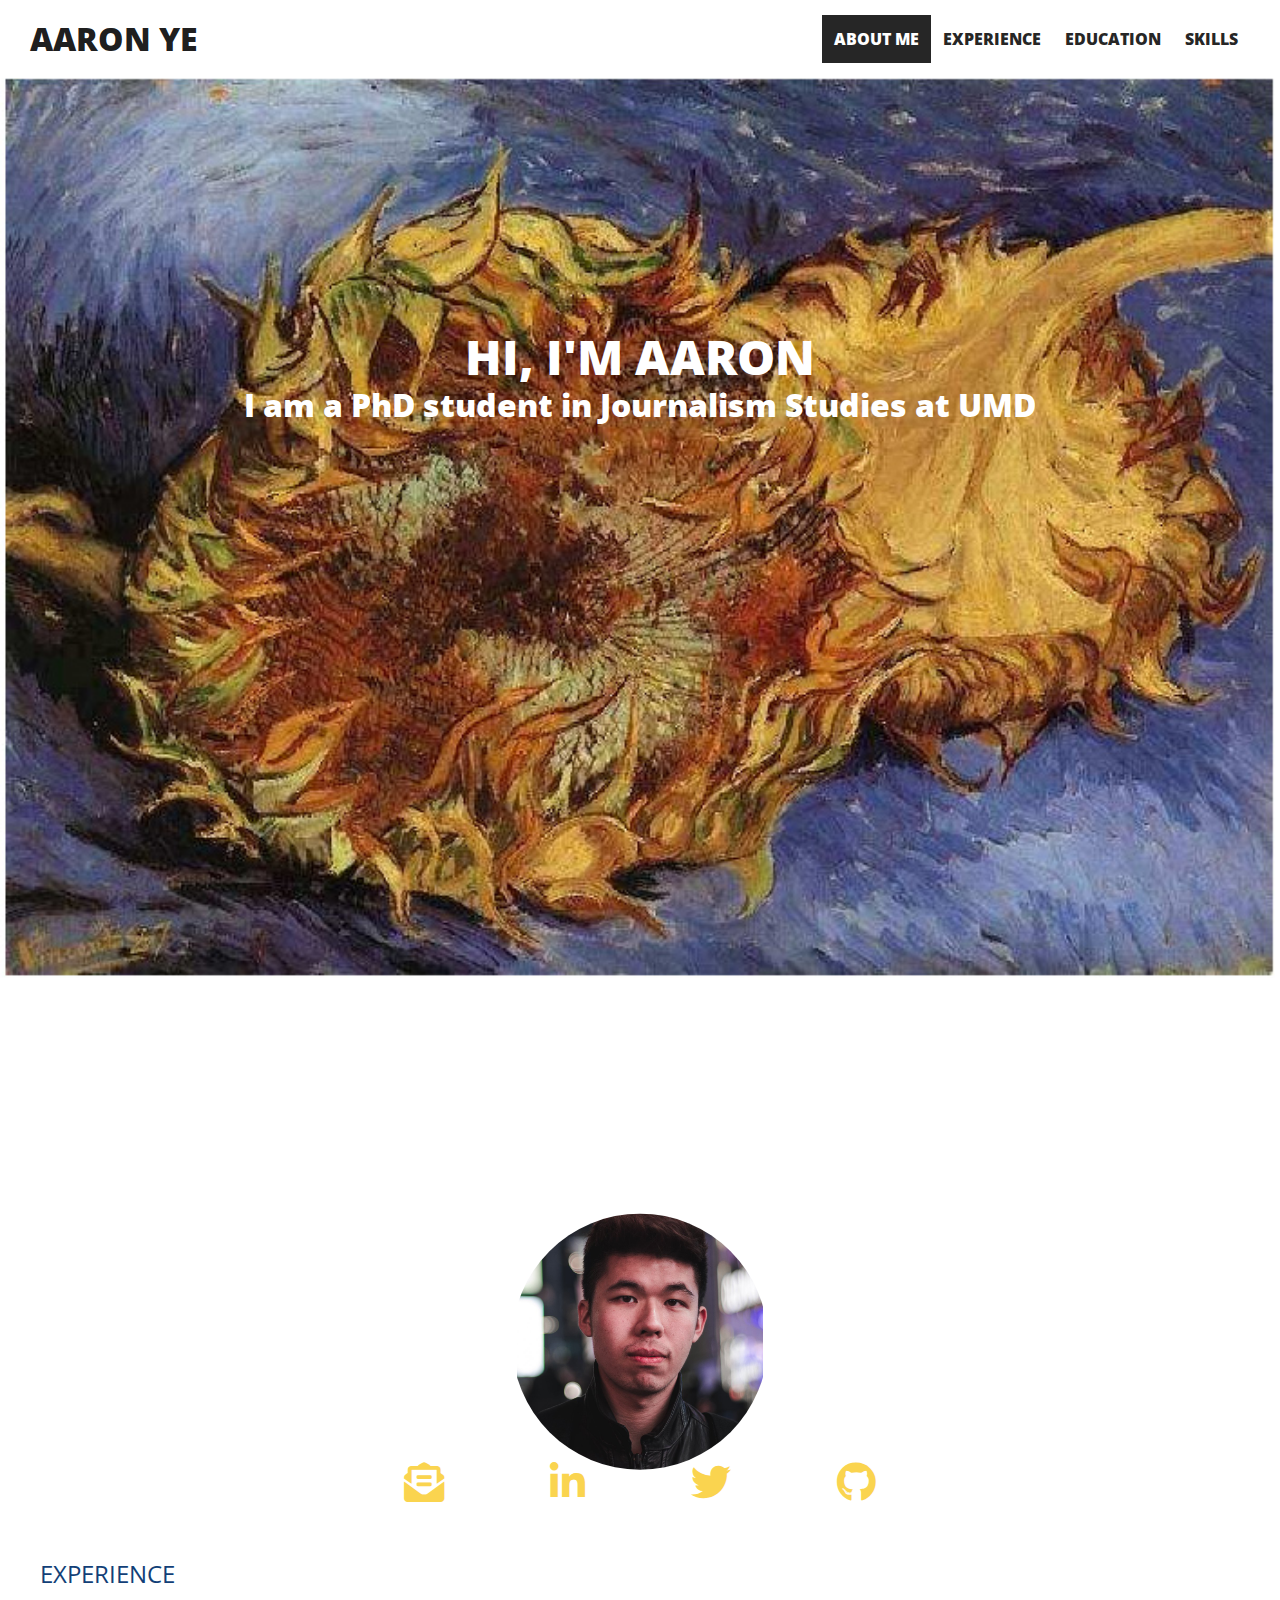
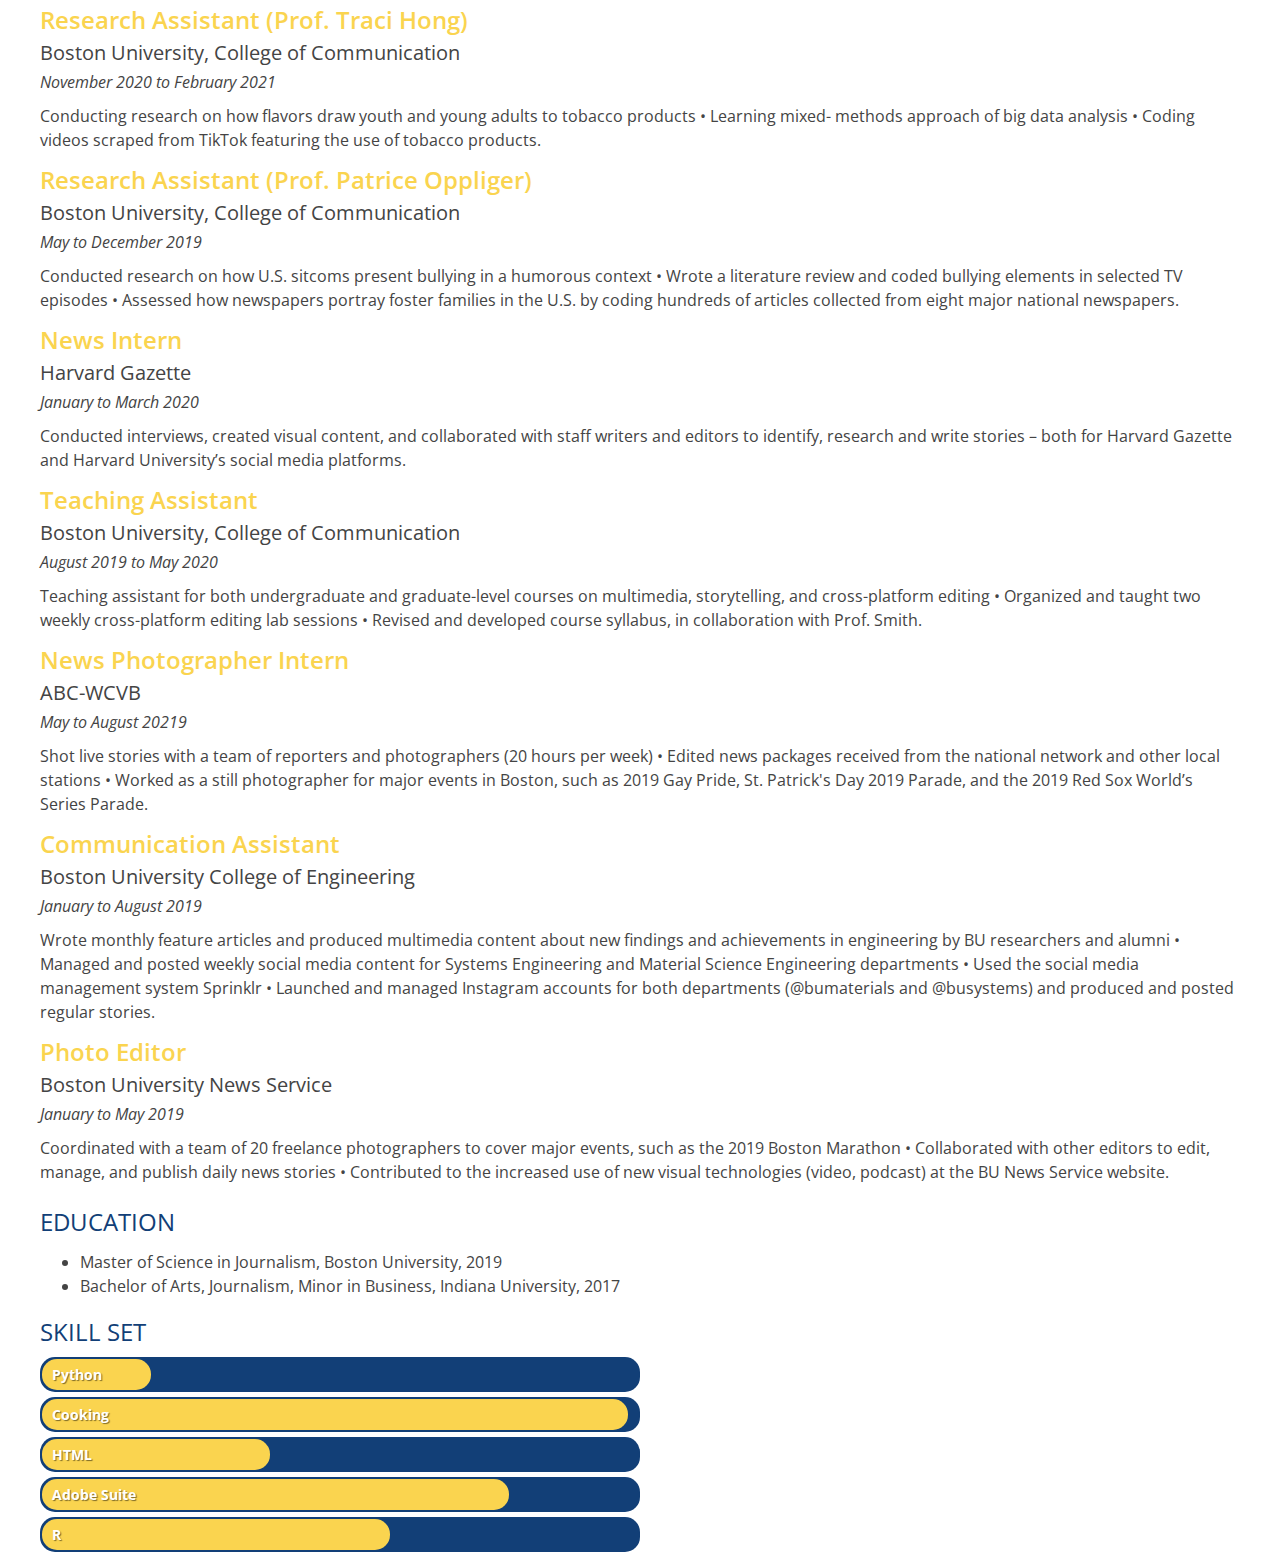
<file: Aaron-Ye-Resume/index.html>
<!DOCTYPE html>
<html lang="en">
<head>
  <meta charset="utf-8">
  <meta name="viewport" content="width=device-width, initial-scale=1, shrink-to-fit=no">
  <meta http-equiv="X-UA-Compatible" content="IE=edge">

  <title>Aaron Ye Resume</title>
  <meta name="description" content="Merrill College of Journalism, UMD">
  <meta name="author" content="Aaron Ye">

  <!-- Bootstrap CSS Style Sheet -->
<link rel="stylesheet" href="https://stackpath.bootstrapcdn.com/bootstrap/4.4.1/css/bootstrap.min.css" integrity="sha384-Vkoo8x4CGsO3+Hhxv8T/Q5PaXtkKtu6ug5TOeNV6gBiFeWPGFN9MuhOf23Q9Ifjh" crossorigin="anonymous">

  <title>Aaron Ye Resume</title>
  <link rel="preconnect" href="https://fonts.gstatic.com">
  <link href="https://fonts.googleapis.com/css2?family=Open+Sans:ital,wght@0,300;0,400;0,600;0,700;0,800;1,300;1,400;1,600;1,700;1,800&display=swap" rel="stylesheet">
  <link href="css/all.min.css" rel="stylesheet">
  <link href="css/fontawesome.min.css" rel="stylesheet">
  <link href="css/style.css" type="text/css" rel="stylesheet"/>
</head
<body>
  <!-- NavBar -->
  <nav class="navbar navbar-expand-lg navbar-light">
        <a class="navbar-brand" href="#">Aaron Ye</a>
        <button class="navbar-toggler" type="button" data-toggle="collapse" data-target="#navbarSupportedContent" aria-controls="navbarSupportedContent" aria-expanded="false" aria-label="Toggle navigation">
          <span class="navbar-toggler-icon"></span>
        </button>
        <div class="collapse navbar-collapse" id="navbarSupportedContent">
          <ul class="navbar-nav ml-lg-auto">
            <li class="nav-item active">
              <a class="nav-link" href="#">About Me<span class="sr-only">(current)</span></a>
            </li>
            <li class="nav-item">
              <a class="nav-link" href="#exp">Experience</a>
            </li>
            <li class="nav-item">
              <a class="nav-link" href="#degrees">Education</a>
            </li>
            <li class="nav-item">
              <a class="nav-link" href="#skills">Skills</a>
            </li>
          </ul>
        </div>
      </nav>


<!-- Banner-->
<section class="banner">
  <div class="intro">
    <div class="row">
      <div class="col">
        <h2>Hi, I'm Aaron</h2>
        <h3>I am a PhD student in Journalism Studies at UMD</h3>
      </div>
  </div>
  </div>
</section>

<!-- About Me Section-->
  <div class="myimage">
    <img src="ye.jpeg" class="avatar" alt="avatar" align="center">
  </div>





<!-- END of About Me Section-->

  <div id="container">

  <ul class="menu">
    <li><a href="https://mail.google.com/mail/u/1/#search/yaros?projector=1"><i class="fas fa-envelope-open-text fa-2x" style="color: #fad44f"></i></a></li>
    <li><a href="https://www.linkedin.com/in/yewenyou/"><i class="fab fa-linkedin-in fa-2x" style="color: #fad44f"></i></a></li>
    <li><a href="https://twitter.com/AaronYe20"><i class="fab fa-twitter fa-2x" style="color: #fad44f"></i></a></li>
    <li><a href="https://github.com/aaron-america"><i class="fab fa-github fa-2x" style="color: #fad44f"></i></a></li>
  </ul>


  <div class="sectionheader" id="exp">Experience</div>

  <!-- Jobs start here -->
  <!-- 1-->
  <div class="jobtitle">Research Assistant (Prof. Traci Hong)</div>
  <div class="organization">Boston University, College of Communication</div>
  <div class="date">November 2020 to February 2021</div>
  <p class="description">Conducting research on how flavors draw youth and young adults to tobacco products • Learning mixed- methods approach of big data analysis • Coding videos scraped from TikTok featuring the use of tobacco products.</p>

  <!-- 2-->
  <div class="jobtitle">Research Assistant (Prof. Patrice Oppliger)</div>
  <div class="organization">Boston University, College of Communication</div>
  <div class="date">May to December 2019</div>
  <p class="description">Conducted research on how U.S. sitcoms present bullying in a humorous context • Wrote a literature review and coded bullying elements in selected TV episodes • Assessed how newspapers portray foster families in the U.S. by coding hundreds of articles collected from eight major national newspapers.</p>

  <!-- 3 -->
  <div class="jobtitle">News Intern</div>
  <div class="organization">Harvard Gazette</div>
  <div class="date">January to March 2020</div>
  <p class="description">Conducted interviews, created visual content, and collaborated with staff writers and editors to identify, research and write stories – both for Harvard Gazette and Harvard University’s social media platforms. </p>

  <!-- 4 -->
  <div class="jobtitle">Teaching Assistant</div>
  <div class="organization">Boston University, College of Communication</div>
  <div class="date">August 2019 to May 2020</div>
  <p class="description">Teaching assistant for both undergraduate and graduate-level courses on multimedia, storytelling, and cross-platform editing • Organized and taught two weekly cross-platform editing lab sessions • Revised and developed course syllabus, in collaboration with Prof. Smith.</p>

    <!-- 5 -->
    <div class="jobtitle">News Photographer Intern</div>
    <div class="organization">ABC-WCVB</div>
    <div class="date">May to August 20219</div>
    <p class="description">Shot live stories with a team of reporters and photographers (20 hours per week) • Edited news packages received from the national network and other local stations • Worked as a still photographer for major events in Boston, such as 2019 Gay Pride, St. Patrick's Day 2019 Parade, and the 2019 Red Sox World’s Series Parade.</p>

    <!-- 6 -->
    <div class="jobtitle">Communication Assistant</div>
    <div class="organization">Boston University College of Engineering</div>
    <div class="date">January to August 2019</div>
    <p class="description">Wrote monthly feature articles and produced multimedia content about new findings and achievements in engineering by BU researchers and alumni • Managed and posted weekly social media content for Systems Engineering and Material Science Engineering departments •  Used the social media management system Sprinklr • Launched and managed Instagram accounts for both departments (@bumaterials and @busystems) and produced and posted regular stories.</p>

    <!-- 7 -->
    <div class="jobtitle">Photo Editor</div>
    <div class="organization">Boston University News Service</div>
    <div class="date">January to May 2019</div>
    <p class="description">Coordinated with a team of 20 freelance photographers to cover major events, such as the 2019 Boston Marathon • Collaborated with other editors to edit, manage, and publish daily news stories • Contributed to the increased use of new visual technologies (video, podcast) at the BU News Service website.</p>


  <!-- Education starts here -->
  <div class="sectionheader">Education</div>
  <ul id="degrees">
    <li>Master of Science in Journalism, Boston University, 2019</li>
    <li>Bachelor of Arts, Journalism, Minor in Business, Indiana University, 2017</li>
  </ul>

  <div class="skill" id="skills">
   <h1 class="sectionheader">Skill Set</h1>
   <div class="bar learning" data-skill="Python"></div>
   <div class="bar front expert" data-skill="Cooking"></div>
   <div class="bar back basic" data-skill="HTML"></div>
   <div class="bar front advanced" data-skill="Adobe Suite"></div>
   <div class="bar back intermediate" data-skill="R"></div>



 </div>


<!-- The End -->
</div>
  <!-- JS call-ins -->
  <script src="https://code.jquery.com/jquery-3.4.1.slim.min.js" integrity="sha384-J6qa4849blE2+poT4WnyKhv5vZF5SrPo0iEjwBvKU7imGFAV0wwj1yYfoRSJoZ+n" crossorigin="anonymous"></script>
  <script src="https://cdn.jsdelivr.net/npm/popper.js@1.16.0/dist/umd/popper.min.js" integrity="sha384-Q6E9RHvbIyZFJoft+2mJbHaEWldlvI9IOYy5n3zV9zzTtmI3UksdQRVvoxMfooAo" crossorigin="anonymous"></script>
  <script src="https://stackpath.bootstrapcdn.com/bootstrap/4.4.1/js/bootstrap.min.js" integrity="sha384-wfSDF2E50Y2D1uUdj0O3uMBJnjuUD4Ih7YwaYd1iqfktj0Uod8GCExl3Og8ifwB6" crossorigin="anonymous"></script>

</body>
</html>
</file>
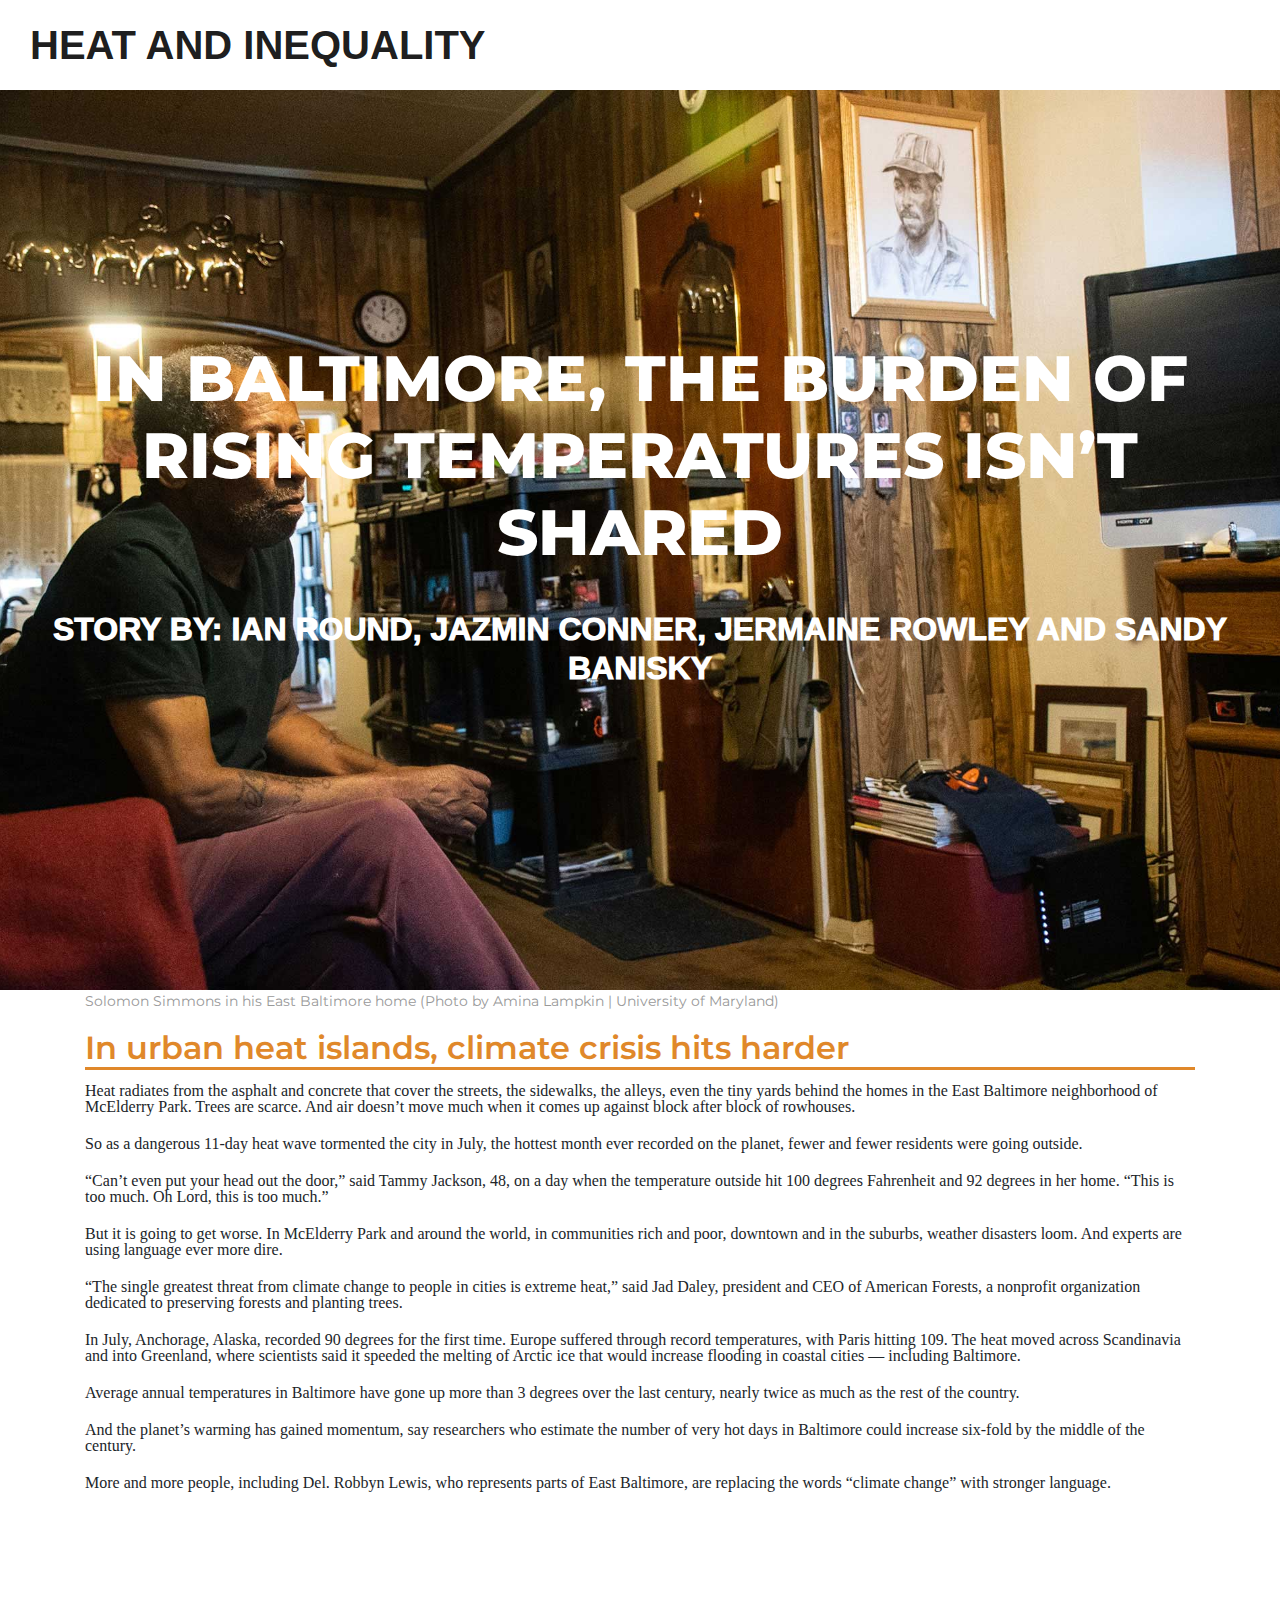
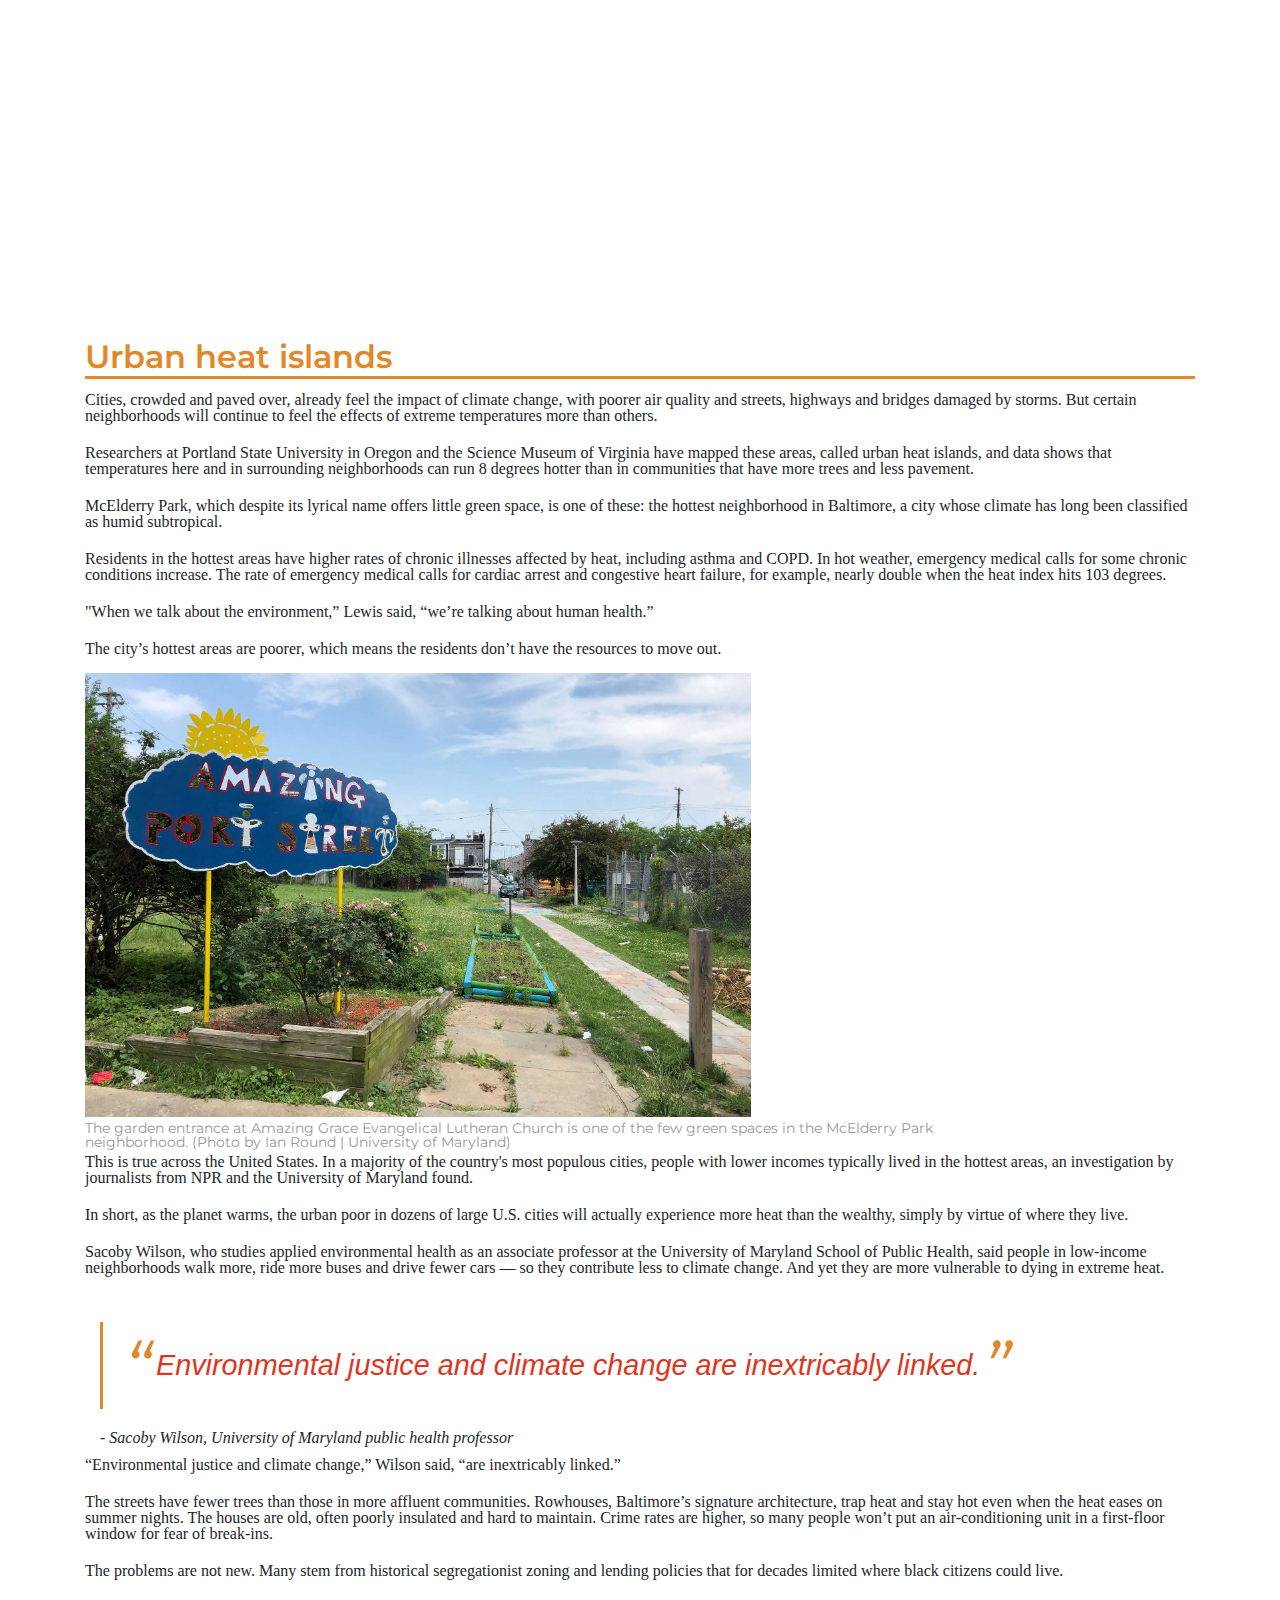
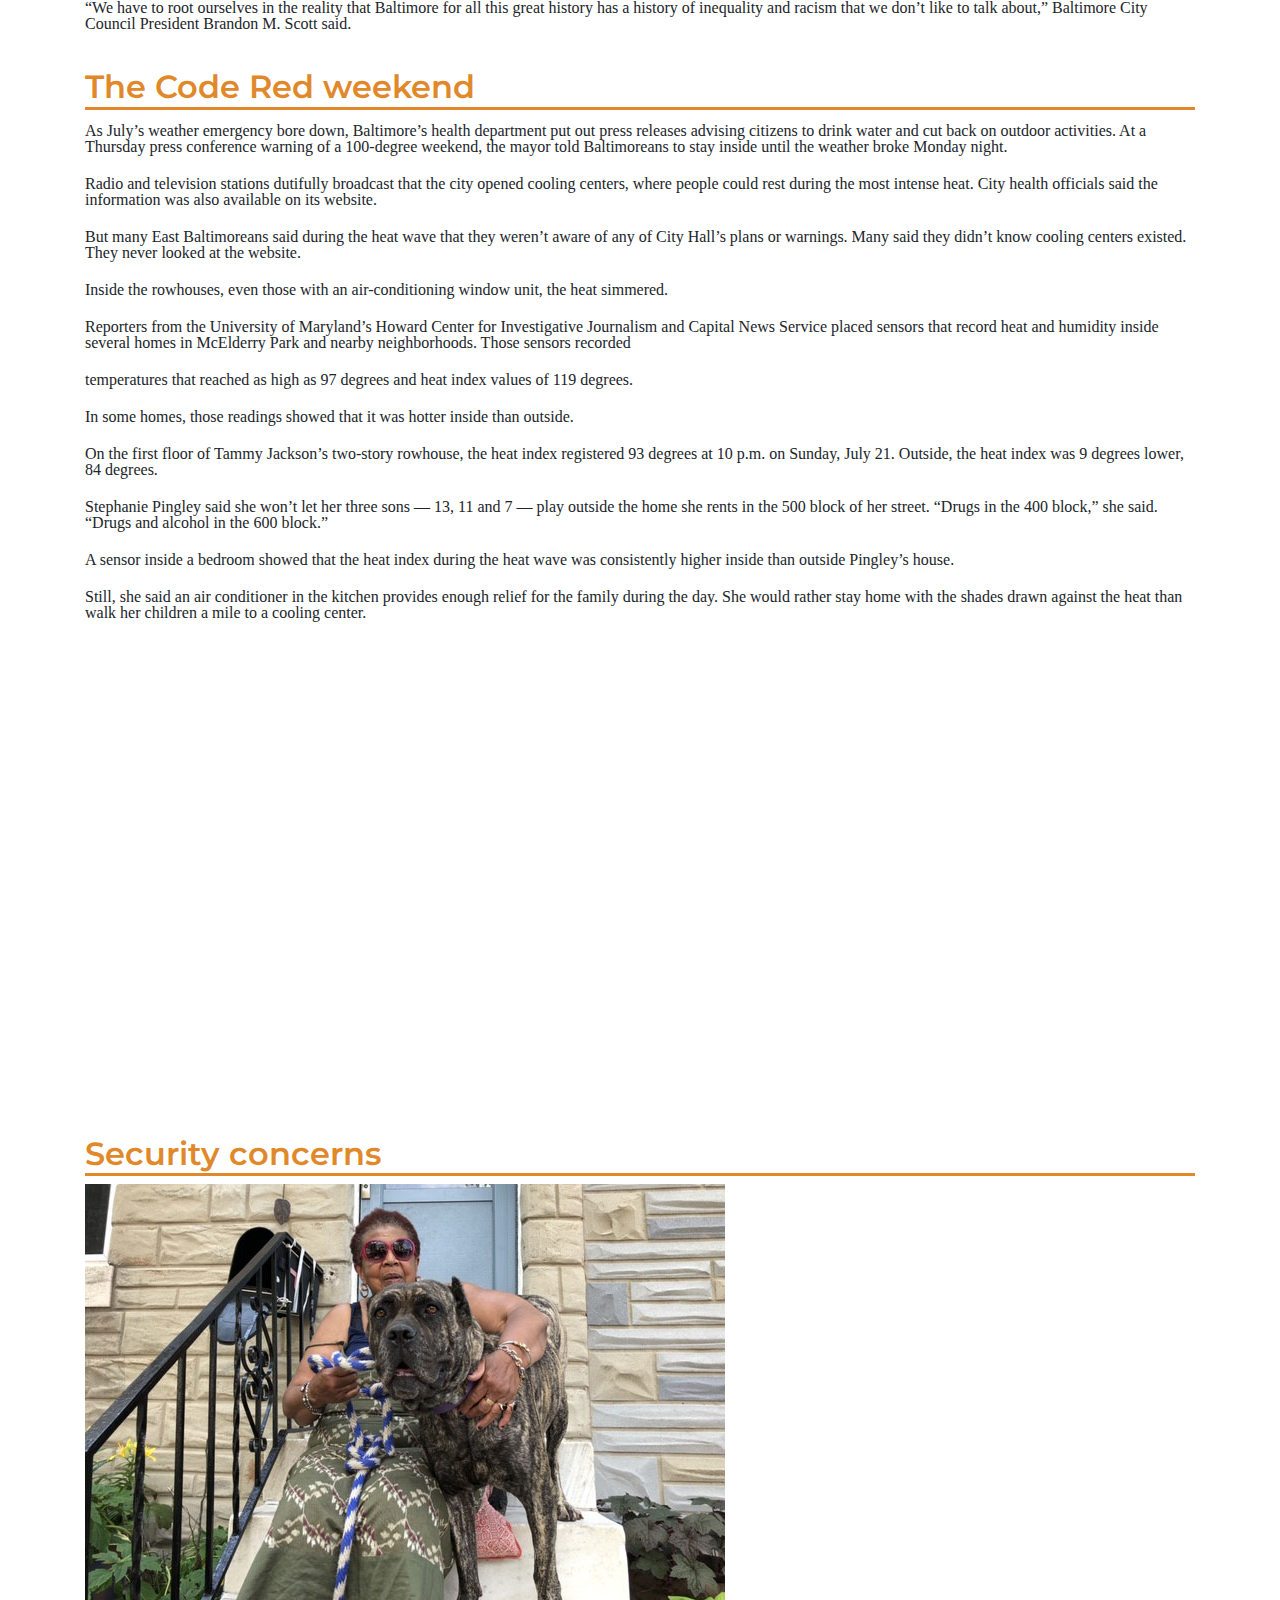
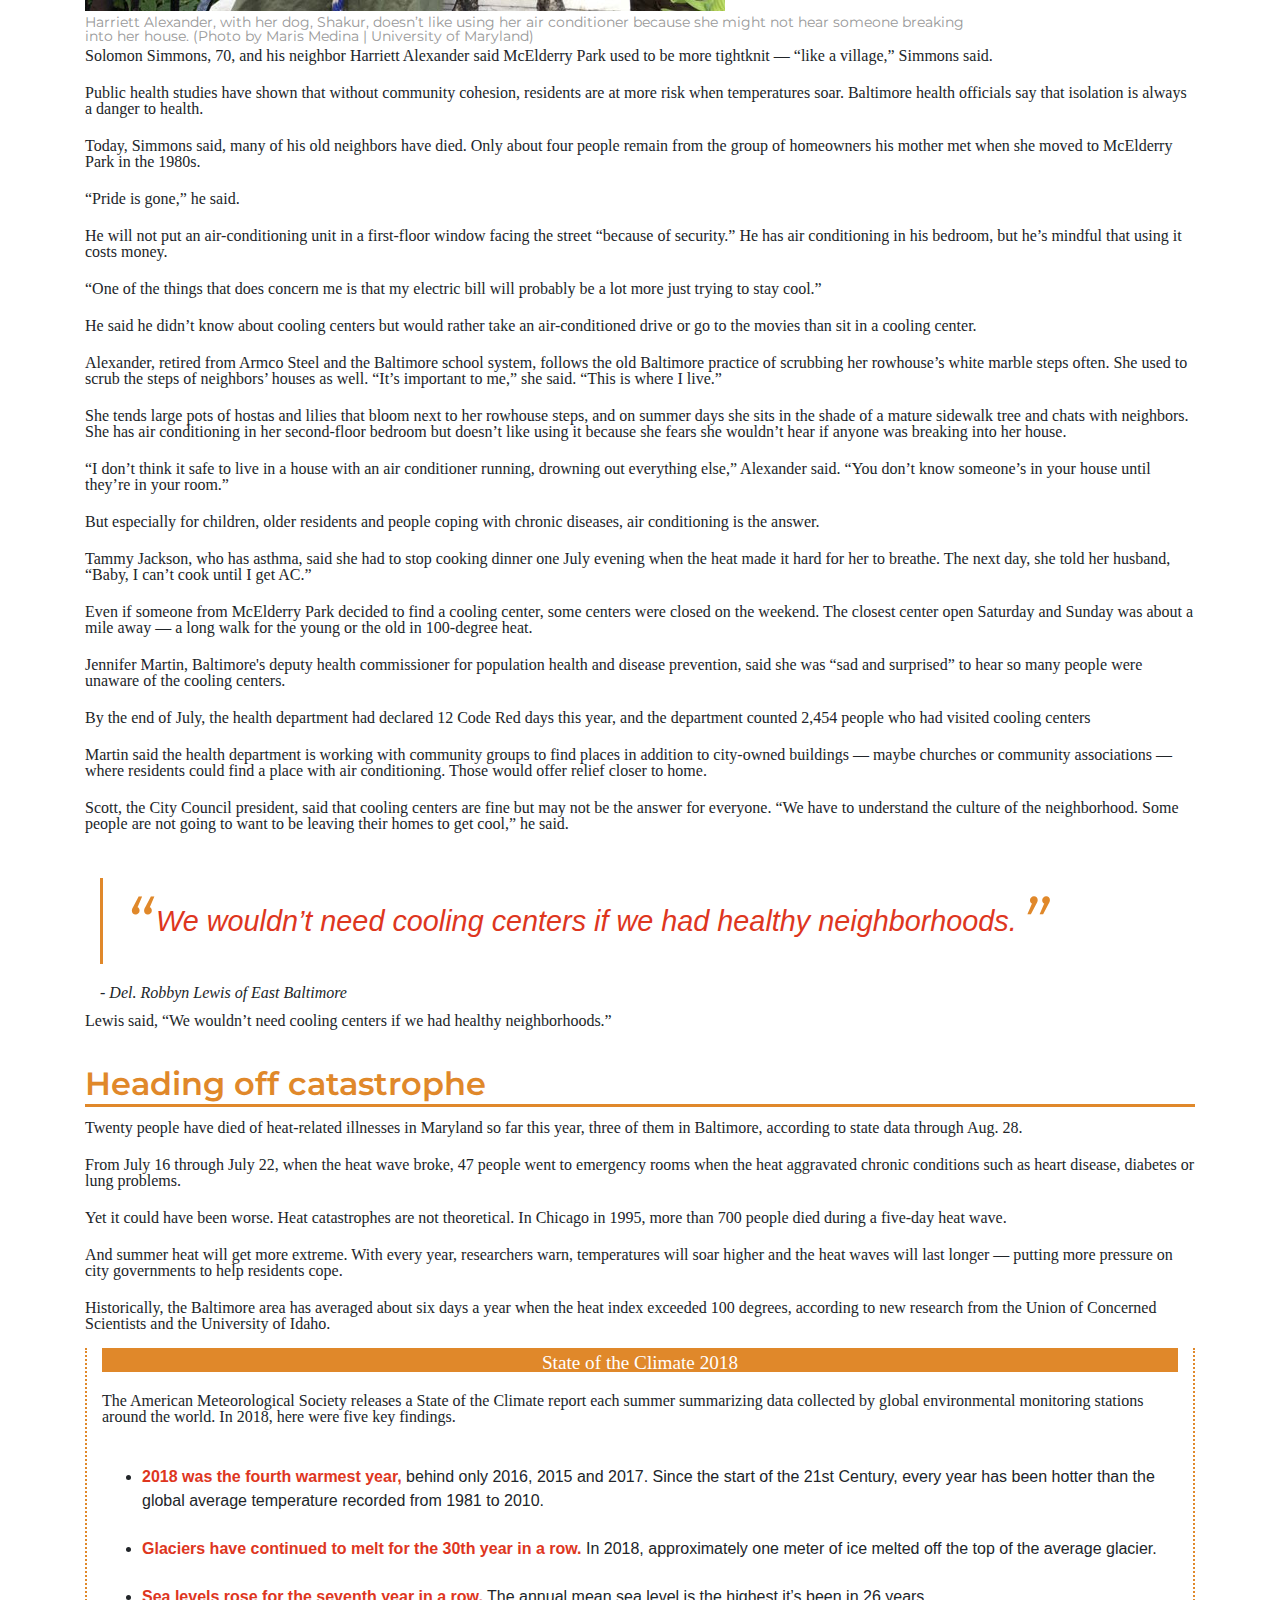
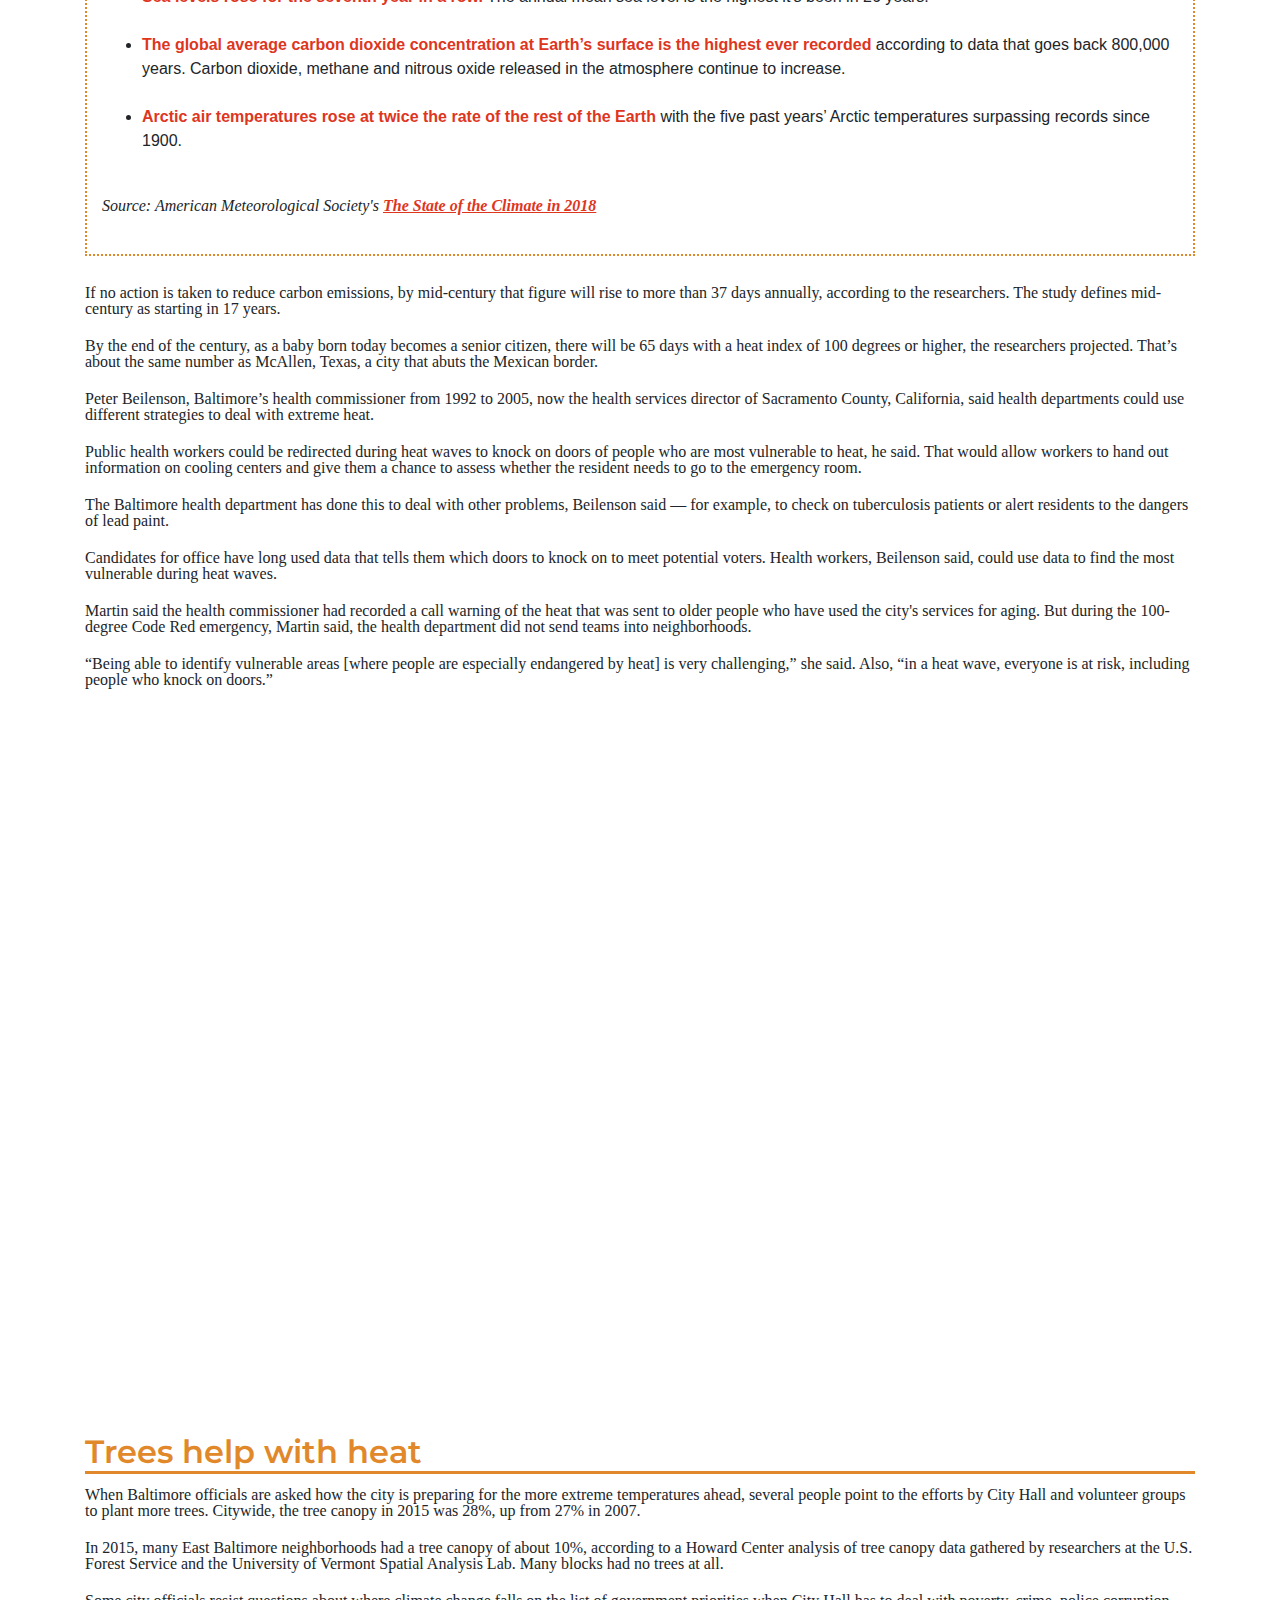
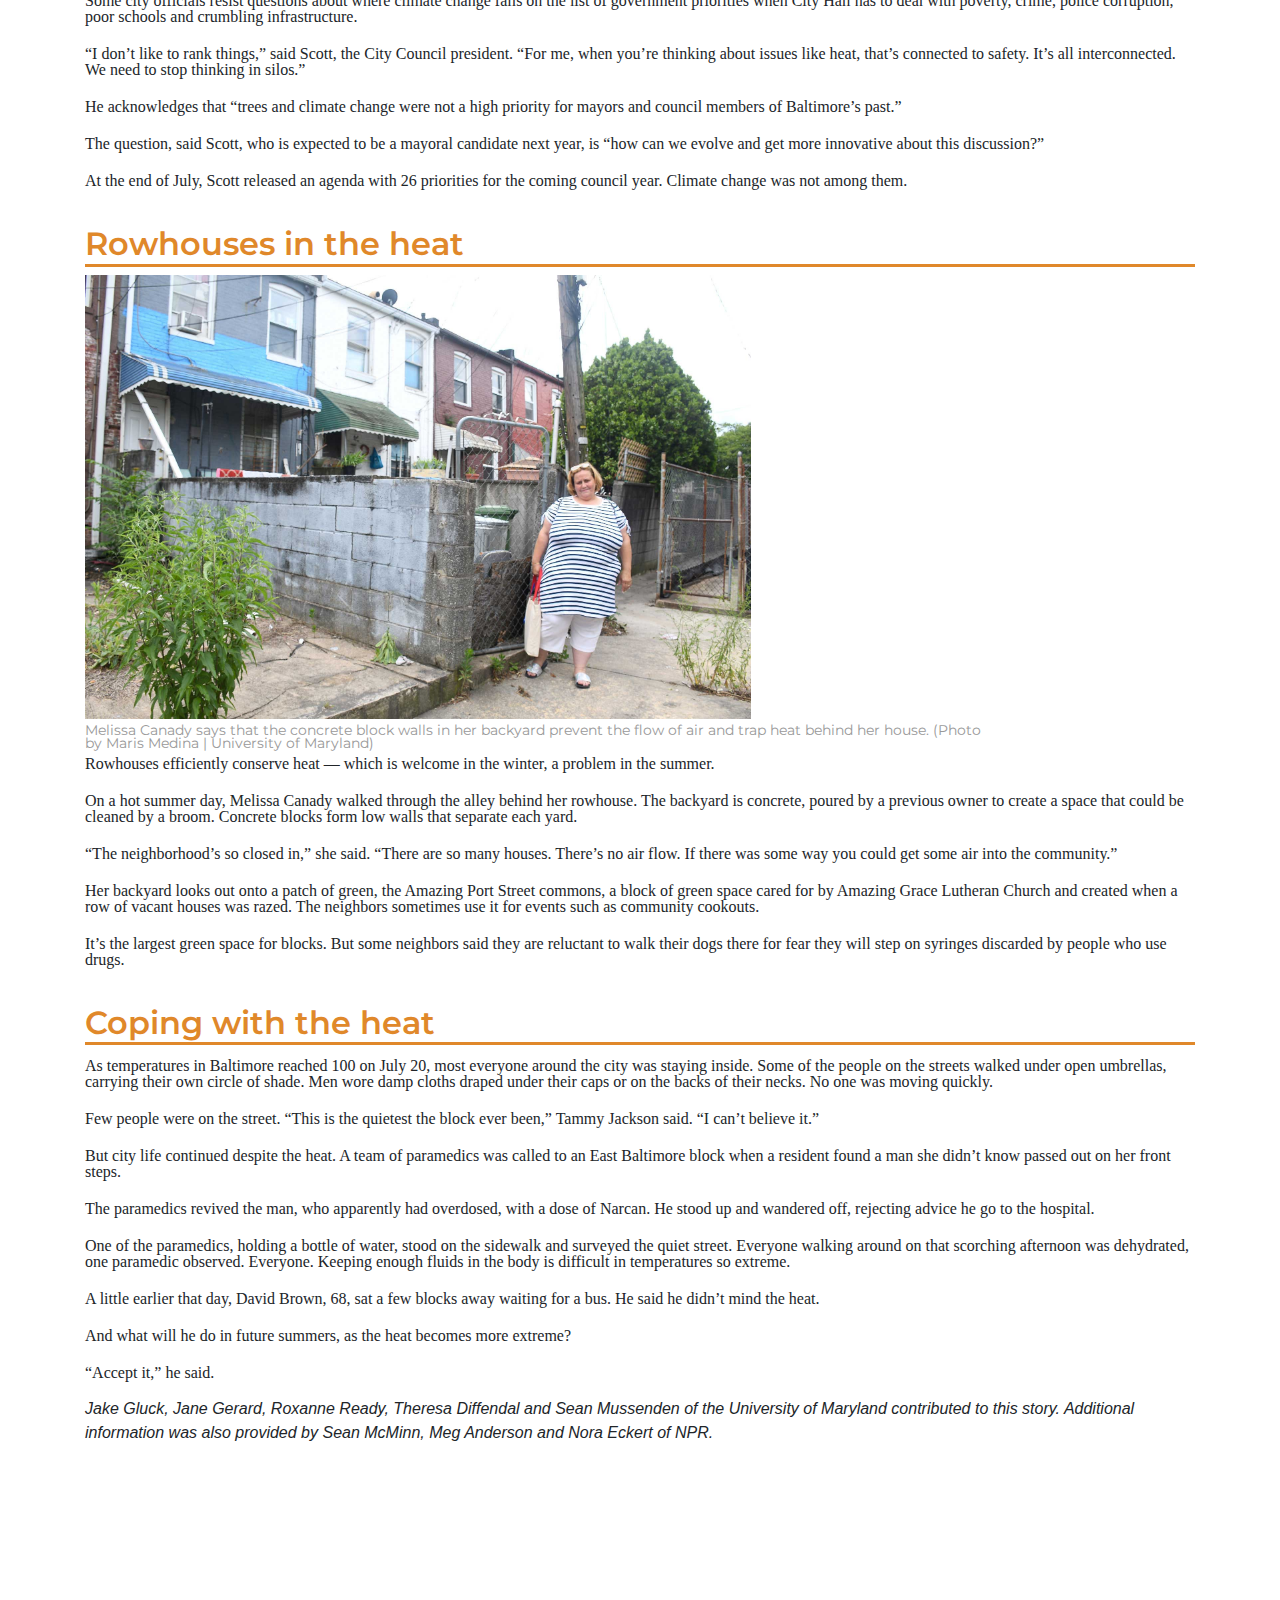
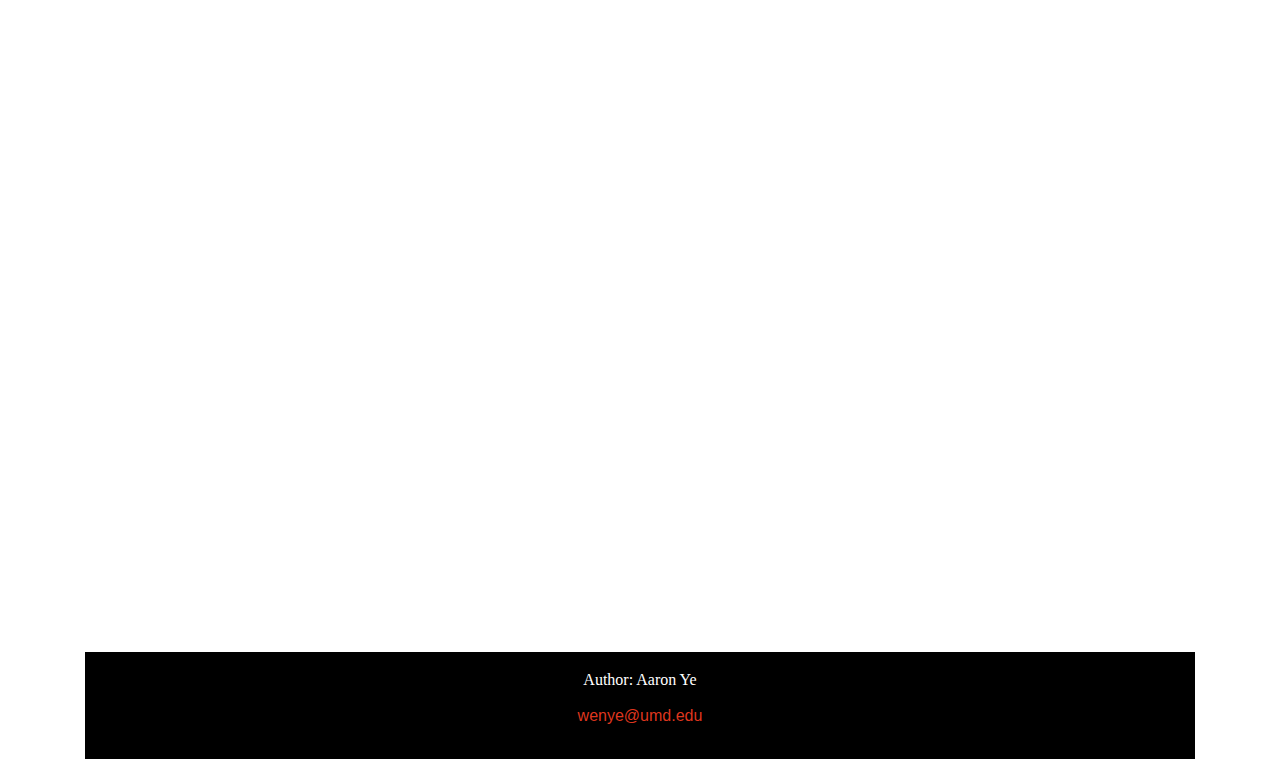
<file: climate-crisis-story/index.html>
<!doctype html>

<html lang="en">
<head>
  <meta charset="utf-8">
  <meta name="viewport" content="width=device-width, initial-scale=1, shrink-to-fit=no">

  <title>Heat and Inequality</title>
  <meta name="description" content="">
  <meta name="author" content="Aaron Ye">

  <!-- Bootstrap CSS -->
<link rel="stylesheet" href="https://stackpath.bootstrapcdn.com/bootstrap/4.4.1/css/bootstrap.min.css" integrity="sha384-Vkoo8x4CGsO3+Hhxv8T/Q5PaXtkKtu6ug5TOeNV6gBiFeWPGFN9MuhOf23Q9Ifjh" crossorigin="anonymous">

<!-- My Local Style Sheet -->
<link rel="stylesheet" type="text/css" href="style.css">

<link rel="preconnect" href="https://fonts.googleapis.com">
<link rel="preconnect" href="https://fonts.gstatic.com" crossorigin>
<link href="https://fonts.googleapis.com/css2?family=Montserrat:wght@300;400;500;600;700;800;900&display=swap" rel="stylesheet">

</head>
<body>

  <!-- NavBar -->
  <nav class="navbar navbar-expand-lg navbar-light">
        <a class="navbar-brand" href="#">Heat and Inequality</a>
      </nav>
  <!-- End NavBar -->

  <!-- Banner-->
  <section class="banner">
    <div class="intro">
      <div class="row">
        <div class="col">
          <h2 id="headline">In Baltimore, the burden of rising temperatures isn’t shared</h2>
          <h3>STORY BY: IAN ROUND, JAZMIN CONNER, JERMAINE ROWLEY AND SANDY BANISKY</h3>
        </div>
    </div>
    </div>
  </section>


<div class="container">
  <p class="caption">Solomon Simmons in his East Baltimore home (Photo by Amina Lampkin | University of Maryland)</p>

  <h2 id="chapterheadline">In urban heat islands, climate crisis hits harder</h2>
  <p>Heat radiates from the asphalt and concrete that cover the streets, the sidewalks, the alleys, even the tiny yards behind the homes in the East Baltimore neighborhood of McElderry Park. Trees are scarce. And air doesn’t move much when it comes up against block after block of rowhouses.</p>

  <p>So as a dangerous 11-day heat wave tormented the city in July, the hottest month ever recorded on the planet, fewer and fewer residents were going outside.</p>

  <p>“Can’t even put your head out the door,” said Tammy Jackson, 48, on a day when the temperature outside hit 100 degrees Fahrenheit and 92 degrees in her home. “This is too much. Oh Lord, this is too much.”</p>

  <p>But it is going to get worse. In McElderry Park and around the world, in communities rich and poor, downtown and in the suburbs, weather disasters loom. And experts are using language ever more dire.</p>

  <p>“The single greatest threat from climate change to people in cities is extreme heat,” said Jad Daley, president and CEO of American Forests, a nonprofit organization dedicated to preserving forests and planting trees.</p>

  <p>In July, Anchorage, Alaska, recorded 90 degrees for the first time. Europe suffered through record temperatures, with Paris hitting 109. The heat moved across Scandinavia and into Greenland, where scientists said it speeded the melting of Arctic ice that would increase flooding in coastal cities — including Baltimore.</p>

  <p>Average annual temperatures in Baltimore have gone up more than 3 degrees over the last century, nearly twice as much as the rest of the country.</p>

  <p>And the planet’s warming has gained momentum, say researchers who estimate the number of very hot days in Baltimore could increase six-fold by the middle of the century.</p>

  <p>More and more people, including Del. Robbyn Lewis, who represents parts of East Baltimore, are replacing the words “climate change” with stronger language.</p>


  <iframe title="Baltimore has more than its share of heat-related deaths in Maryland" aria-label="Grouped Column Chart" id="datawrapper-chart-SjdWV" src="https://datawrapper.dwcdn.net/SjdWV/1/" scrolling="no" frameborder="0" style="border: none;" width="1113" height="404"></iframe>

  <h2 id="chapterheadline">Urban heat islands</h2>

  <p>Cities, crowded and paved over, already feel the impact of climate change, with poorer air quality and streets, highways and bridges damaged by storms. But certain neighborhoods will continue to feel the effects of extreme temperatures more than others.</p>

  <p>Researchers at Portland State University in Oregon and the Science Museum of Virginia have mapped these areas, called urban heat islands, and data shows that temperatures here and in surrounding neighborhoods can run 8 degrees hotter than in communities that have more trees and less pavement.</p>

  <p>McElderry Park, which despite its lyrical name offers little green space, is one of these: the hottest neighborhood in Baltimore, a city whose climate has long been classified as humid subtropical.</p>

  <p>Residents in the hottest areas have higher rates of chronic illnesses affected by heat, including asthma and COPD. In hot weather, emergency medical calls for some chronic conditions increase. The rate of emergency medical calls for cardiac arrest and congestive heart failure, for example, nearly double when the heat index hits 103 degrees.</p>

  <p>"When we talk about the environment,” Lewis said, “we’re talking about human health.”</p>

  <p>The city’s hottest areas are poorer, which means the residents don’t have the resources to move out.</p>

  <img src="amazing-grace-garden.jpeg" width="60%" height=auto>
  <p class="caption">The garden entrance at Amazing Grace Evangelical Lutheran Church is one of the few green spaces in the McElderry Park neighborhood. (Photo by Ian Round | University of Maryland)</p>

  <p>This is true across the United States. In a majority of the country's most populous cities, people with lower incomes typically lived in the hottest areas, an investigation by journalists from NPR and the University of Maryland found.</p>

  <p>In short, as the planet warms, the urban poor in dozens of large U.S. cities will actually experience more heat than the wealthy, simply by virtue of where they live.</p>

  <p>Sacoby Wilson, who studies applied environmental health as an associate professor at the University of Maryland School of Public Health, said people in low-income neighborhoods walk more, ride more buses and drive fewer cars — so they contribute less to climate change. And yet they are more vulnerable to dying in extreme heat.</p>


  <section id="block_content">
      <div class="col- container">
          <blockquote class="blockstyle">Environmental justice and climate change are inextricably linked.</blockquote>
          <p>- Sacoby Wilson, University of Maryland public health professor</p>
      </div>
  </section>

  <p>“Environmental justice and climate change,” Wilson said, “are inextricably linked.”</p>

  <p>The streets have fewer trees than those in more affluent communities. Rowhouses, Baltimore’s signature architecture, trap heat and stay hot even when the heat eases on summer nights. The houses are old, often poorly insulated and hard to maintain. Crime rates are higher, so many people won’t put an air-conditioning unit in a first-floor window for fear of break-ins.</p>

  <p>The problems are not new. Many stem from historical segregationist zoning and lending policies that for decades limited where black citizens could live.</p>

  <p>“We have to root ourselves in the reality that Baltimore for all this great history has a history of inequality and racism that we don’t like to talk about,” Baltimore City Council President Brandon M. Scott said.</p>

  <h2 id="chapterheadline">The Code Red weekend</h2>

  <p>As July’s weather emergency bore down, Baltimore’s health department put out press releases advising citizens to drink water and cut back on outdoor activities. At a Thursday press conference warning of a 100-degree weekend, the mayor told Baltimoreans to stay inside until the weather broke Monday night.</p>

  <p>Radio and television stations dutifully broadcast that the city opened cooling centers, where people could rest during the most intense heat. City health officials said the information was also available on its website.</p>

  <p>But many East Baltimoreans said during the heat wave that they weren’t aware of any of City Hall’s plans or warnings. Many said they didn’t know cooling centers existed. They never looked at the website.</p>

  <p>Inside the rowhouses, even those with an air-conditioning window unit, the heat simmered.</p>

  <p>Reporters from the University of Maryland’s Howard Center for Investigative Journalism and Capital News Service placed sensors that record heat and humidity inside several homes in McElderry Park and nearby neighborhoods. Those sensors recorded </p>

  <p>temperatures that reached as high as 97 degrees and heat index values of 119 degrees.</p>

  <p>In some homes, those readings showed that it was hotter inside than outside.</p>

  <p>On the first floor of Tammy Jackson’s two-story rowhouse, the heat index registered 93 degrees at 10 p.m. on Sunday, July 21. Outside, the heat index was 9 degrees lower, 84 degrees.</p>

  <p>Stephanie Pingley said she won’t let her three sons — 13, 11 and 7 — play outside the home she rents in the 500 block of her street. “Drugs in the 400 block,” she said. “Drugs and alcohol in the 600 block.”</p>

  <p>A sensor inside a bedroom showed that the heat index during the heat wave was consistently higher inside than outside Pingley’s house.</p>

  <p>Still, she said an air conditioner in the kitchen provides enough relief for the family during the day. She would rather stay home with the shades drawn against the heat than walk her children a mile to a cooling center.</p>

  <iframe title="Indoor and outdoor heat index during Baltimore heat wave, July 16-22, 2019" aria-label="Interactive line chart" id="datawrapper-chart-KnE32" src="https://datawrapper.dwcdn.net/KnE32/1/" scrolling="no" frameborder="0" style="border: none;" width="1007" height="471"></iframe>




  <h2 id="chapterheadline">Security concerns</h2>

  <img src="harriett-alexander.jpeg">
  <p class="caption">Harriett Alexander, with her dog, Shakur, doesn’t like using her air conditioner because she might not hear someone breaking into her house. (Photo by Maris Medina | University of Maryland)</p>

  <p>Solomon Simmons, 70, and his neighbor Harriett Alexander said McElderry Park used to be more tightknit — “like a village,” Simmons said.</p>

  <p>Public health studies have shown that without community cohesion, residents are at more risk when temperatures soar. Baltimore health officials say that isolation is always a danger to health.</p>

  <p>Today, Simmons said, many of his old neighbors have died. Only about four people remain from the group of homeowners his mother met when she moved to McElderry Park in the 1980s.</p>

  <p>“Pride is gone,” he said.</p>

  <p>He will not put an air-conditioning unit in a first-floor window facing the street “because of security.” He has air conditioning in his bedroom, but he’s mindful that using it costs money.</p>

  <p>“One of the things that does concern me is that my electric bill will probably be a lot more just trying to stay cool.”</p>

  <p>He said he didn’t know about cooling centers but would rather take an air-conditioned drive or go to the movies than sit in a cooling center.</p>

  <p>Alexander, retired from Armco Steel and the Baltimore school system, follows the old Baltimore practice of scrubbing her rowhouse’s white marble steps often. She used to scrub the steps of neighbors’ houses as well. “It’s important to me,” she said. “This is where I live.”</p>

  <p>She tends large pots of hostas and lilies that bloom next to her rowhouse steps, and on summer days she sits in the shade of a mature sidewalk tree and chats with neighbors. She has air conditioning in her second-floor bedroom but doesn’t like using it because she fears she wouldn’t hear if anyone was breaking into her house.</p>

  <p>“I don’t think it safe to live in a house with an air conditioner running, drowning out everything else,” Alexander said. “You don’t know someone’s in your house until they’re in your room.”</p>

  <p>But especially for children, older residents and people coping with chronic diseases, air conditioning is the answer.</p>

  <p>Tammy Jackson, who has asthma, said she had to stop cooking dinner one July evening when the heat made it hard for her to breathe. The next day, she told her husband, “Baby, I can’t cook until I get AC.”</p>

  <p>Even if someone from McElderry Park decided to find a cooling center, some centers were closed on the weekend. The closest center open Saturday and Sunday was about a mile away — a long walk for the young or the old in 100-degree heat.</p>

  <p>Jennifer Martin, Baltimore's deputy health commissioner for population health and disease prevention, said she was “sad and surprised” to hear so many people were unaware of the cooling centers.</p>

  <p>By the end of July, the health department had declared 12 Code Red days this year, and the department counted 2,454 people who had visited cooling centers</p>

  <p>Martin said the health department is working with community groups to find places in addition to city-owned buildings — maybe churches or community associations — where residents could find a place with air conditioning. Those would offer relief closer to home.</p>

  <p>Scott, the City Council president, said that cooling centers are fine but may not be the answer for everyone. “We have to understand the culture of the neighborhood. Some people are not going to want to be leaving their homes to get cool,” he said.</p>

  <section id="block_content">
      <div class="col- container">
          <blockquote class="blockstyle">We wouldn’t need cooling centers if we had healthy neighborhoods.</blockquote>
          <p>- Del. Robbyn Lewis of East Baltimore</p>
      </div>
  </section>

  <p>Lewis said, “We wouldn’t need cooling centers if we had healthy neighborhoods.”</p>

  <h2 id="chapterheadline">Heading off catastrophe</h2>

  <p>Twenty people have died of heat-related illnesses in Maryland so far this year, three of them in Baltimore, according to state data through Aug. 28.</p>

  <p>From July 16 through July 22, when the heat wave broke, 47 people went to emergency rooms when the heat aggravated chronic conditions such as heart disease, diabetes or lung problems.</p>

  <p>Yet it could have been worse. Heat catastrophes are not theoretical. In Chicago in 1995, more than 700 people died during a five-day heat wave.</p>

  <p>And summer heat will get more extreme. With every year, researchers warn, temperatures will soar higher and the heat waves will last longer — putting more pressure on city governments to help residents cope.</p>

  <p>Historically, the Baltimore area has averaged about six days a year when the heat index exceeded 100 degrees, according to new research from the Union of Concerned Scientists and the University of Idaho.</p>

  <div class="col-mid container" id="text-box">
           <p class="text-box-title">State of the Climate 2018</p>
           <p class="text-box-intro-text">The American Meteorological Society releases a State of the Climate report each summer summarizing data collected by global environmental monitoring stations around the world. In 2018, here were five key findings.</p><br>
           <ol class="text-box-text" style="list-style-type:disc;">
             <li><b>2018 was the fourth warmest year,</b> behind only 2016, 2015 and 2017. Since the start of the 21st Century, every year has been hotter than the global average temperature recorded from 1981 to 2010.</li><br>
             <li><b>Glaciers have continued to melt for the 30th year in a row.</b> In 2018, approximately one meter of ice melted off the top of the average glacier.</li><br>
             <li><b>Sea levels rose for the seventh year in a row.</b> The annual mean sea level is the highest it’s been in 26 years.</li><br>
             <li><b>The global average carbon dioxide concentration at Earth’s surface is the highest ever recorded</b> according to data that goes back 800,000 years. Carbon dioxide, methane and nitrous oxide released in the atmosphere continue to increase.</li><br>
             <li><b>Arctic air temperatures rose at twice the rate of the rest of the Earth</b> with the five past years’ Arctic temperatures surpassing records since 1900.</li>
           </ol><br>
           <p class="text-box-source-text"><i>Source: American Meteorological Society's <a href="https://www.ametsoc.org/ams/index.cfm/publications/bulletin-of-the-american-meteorological-society-bams/state-of-the-climate/" style="text-decoration: underline;"><b>The State of the Climate in 2018</b></a></i></p><br>
         </div><br>

  <p>If no action is taken to reduce carbon emissions, by mid-century that figure will rise to more than 37 days annually, according to the researchers. The study defines mid-century as starting in 17 years.</p>

  <p>By the end of the century, as a baby born today becomes a senior citizen, there will be 65 days with a heat index of 100 degrees or higher, the researchers projected. That’s about the same number as McAllen, Texas, a city that abuts the Mexican border.</p>

  <p>Peter Beilenson, Baltimore’s health commissioner from 1992 to 2005, now the health services director of Sacramento County, California, said health departments could use different strategies to deal with extreme heat.</p>

  <p>Public health workers could be redirected during heat waves to knock on doors of people who are most vulnerable to heat, he said. That would allow workers to hand out information on cooling centers and give them a chance to assess whether the resident needs to go to the emergency room.</p>

  <p>The Baltimore health department has done this to deal with other problems, Beilenson said — for example, to check on tuberculosis patients or alert residents to the dangers of lead paint.</p>

  <p>Candidates for office have long used data that tells them which doors to knock on to meet potential voters. Health workers, Beilenson said, could use data to find the most vulnerable during heat waves.</p>

  <p>Martin said the health commissioner had recorded a call warning of the heat that was sent to older people who have used the city's services for aging. But during the 100-degree Code Red emergency, Martin said, the health department did not send teams into neighborhoods.</p>

  <p>“Being able to identify vulnerable areas [where people are especially endangered by heat] is very challenging,” she said. Also, “in a heat wave, everyone is at risk, including people who knock on doors.”</p>

    <iframe title="Projected number of extreme heat events in Maryland for the year 2040" aria-label="Map" id="datawrapper-chart-kVv2u" src="https://datawrapper.dwcdn.net/kVv2u/3/" scrolling="no" frameborder="0" style="border: none;" width="1103" height="702"></iframe>


  <h2 id="chapterheadline">Trees help with heat</h2>

  <p>When Baltimore officials are asked how the city is preparing for the more extreme temperatures ahead, several people point to the efforts by City Hall and volunteer groups to plant more trees. Citywide, the tree canopy in 2015 was 28%, up from 27% in 2007.</p>

  <p>In 2015, many East Baltimore neighborhoods had a tree canopy of about 10%, according to a Howard Center analysis of tree canopy data gathered by researchers at the U.S. Forest Service and the University of Vermont Spatial Analysis Lab. Many blocks had no trees at all.</p>

  <p>Some city officials resist questions about where climate change falls on the list of government priorities when City Hall has to deal with poverty, crime, police corruption, poor schools and crumbling infrastructure.</p>

  <p>“I don’t like to rank things,” said Scott, the City Council president. “For me, when you’re thinking about issues like heat, that’s connected to safety. It’s all interconnected. We need to stop thinking in silos.”</p>

  <p>He acknowledges that “trees and climate change were not a high priority for mayors and council members of Baltimore’s past.”</p>

  <p>The question, said Scott, who is expected to be a mayoral candidate next year, is “how can we evolve and get more innovative about this discussion?”</p>

  <p>At the end of July, Scott released an agenda with 26 priorities for the coming council year. Climate change was not among them.</p>

  <h2 id="chapterheadline">Rowhouses in the heat</h2>
  <img src="melissa-candy.jpeg" width="60%" height=auto>
  <p class="caption">Melissa Canady says that the concrete block walls in her backyard prevent the flow of air and trap heat behind her house. (Photo by Maris Medina | University of Maryland)</p>

  <p>Rowhouses efficiently conserve heat — which is welcome in the winter, a problem in the summer.</p>

  <p>On a hot summer day, Melissa Canady walked through the alley behind her rowhouse. The backyard is concrete, poured by a previous owner to create a space that could be cleaned by a broom. Concrete blocks form low walls that separate each yard.</p>

  <p>“The neighborhood’s so closed in,” she said. “There are so many houses. There’s no air flow. If there was some way you could get some air into the community.”</p>

  <p>Her backyard looks out onto a patch of green, the Amazing Port Street commons, a block of green space cared for by Amazing Grace Lutheran Church and created when a row of vacant houses was razed. The neighbors sometimes use it for events such as community cookouts.</p>

  <p>It’s the largest green space for blocks. But some neighbors said they are reluctant to walk their dogs there for fear they will step on syringes discarded by people who use drugs.</p>

  <h2 id="chapterheadline">Coping with the heat</h2>

  <p>As temperatures in Baltimore reached 100 on July 20, most everyone around the city was staying inside. Some of the people on the streets walked under open umbrellas, carrying their own circle of shade. Men wore damp cloths draped under their caps or on the backs of their necks. No one was moving quickly.</p>

  <p>Few people were on the street. “This is the quietest the block ever been,” Tammy Jackson said. “I can’t believe it.”</p>

  <p>But city life continued despite the heat. A team of paramedics was called to an East Baltimore block when a resident found a man she didn’t know passed out on her front steps.</p>

  <p>The paramedics revived the man, who apparently had overdosed, with a dose of Narcan. He stood up and wandered off, rejecting advice he go to the hospital.</p>

  <p>One of the paramedics, holding a bottle of water, stood on the sidewalk and surveyed the quiet street. Everyone walking around on that scorching afternoon was dehydrated, one paramedic observed. Everyone. Keeping enough fluids in the body is difficult in temperatures so extreme.</p>

  <p>A little earlier that day, David Brown, 68, sat a few blocks away waiting for a bus. He said he didn’t mind the heat.</p>

  <p>And what will he do in future summers, as the heat becomes more extreme?</p>

  <p>“Accept it,” he said.</p>


  <i class="contributors">Jake Gluck, Jane Gerard, Roxanne Ready, Theresa Diffendal and Sean Mussenden of the University of Maryland contributed to this story. Additional information was also provided by Sean McMinn, Meg Anderson and Nora Eckert of NPR.</i>



     <iframe src="https://uploads.knightlab.com/storymapjs/126acb1e23b8e79dcdca344f8034e818/climate-crisis-storymap-master/index.html" frameborder="0" width="100%" height="800"></iframe>


  <!-- JS call-ins -->
  <script src="https://code.jquery.com/jquery-3.4.1.slim.min.js" integrity="sha384-J6qa4849blE2+poT4WnyKhv5vZF5SrPo0iEjwBvKU7imGFAV0wwj1yYfoRSJoZ+n" crossorigin="anonymous"></script>
  <script src="https://cdn.jsdelivr.net/npm/popper.js@1.16.0/dist/umd/popper.min.js" integrity="sha384-Q6E9RHvbIyZFJoft+2mJbHaEWldlvI9IOYy5n3zV9zzTtmI3UksdQRVvoxMfooAo" crossorigin="anonymous"></script>
  <script src="https://stackpath.bootstrapcdn.com/bootstrap/4.4.1/js/bootstrap.min.js" integrity="sha384-wfSDF2E50Y2D1uUdj0O3uMBJnjuUD4Ih7YwaYd1iqfktj0Uod8GCExl3Og8ifwB6" crossorigin="anonymous"></script>


  <footer class="site-footer">
    <div id="footer-content">
      <p>Author: Aaron Ye</p>
      <a href="wenye@umd.edu">wenye@umd.edu</a></p>
    </div>
  </footer>
</body>
</html>
</file>
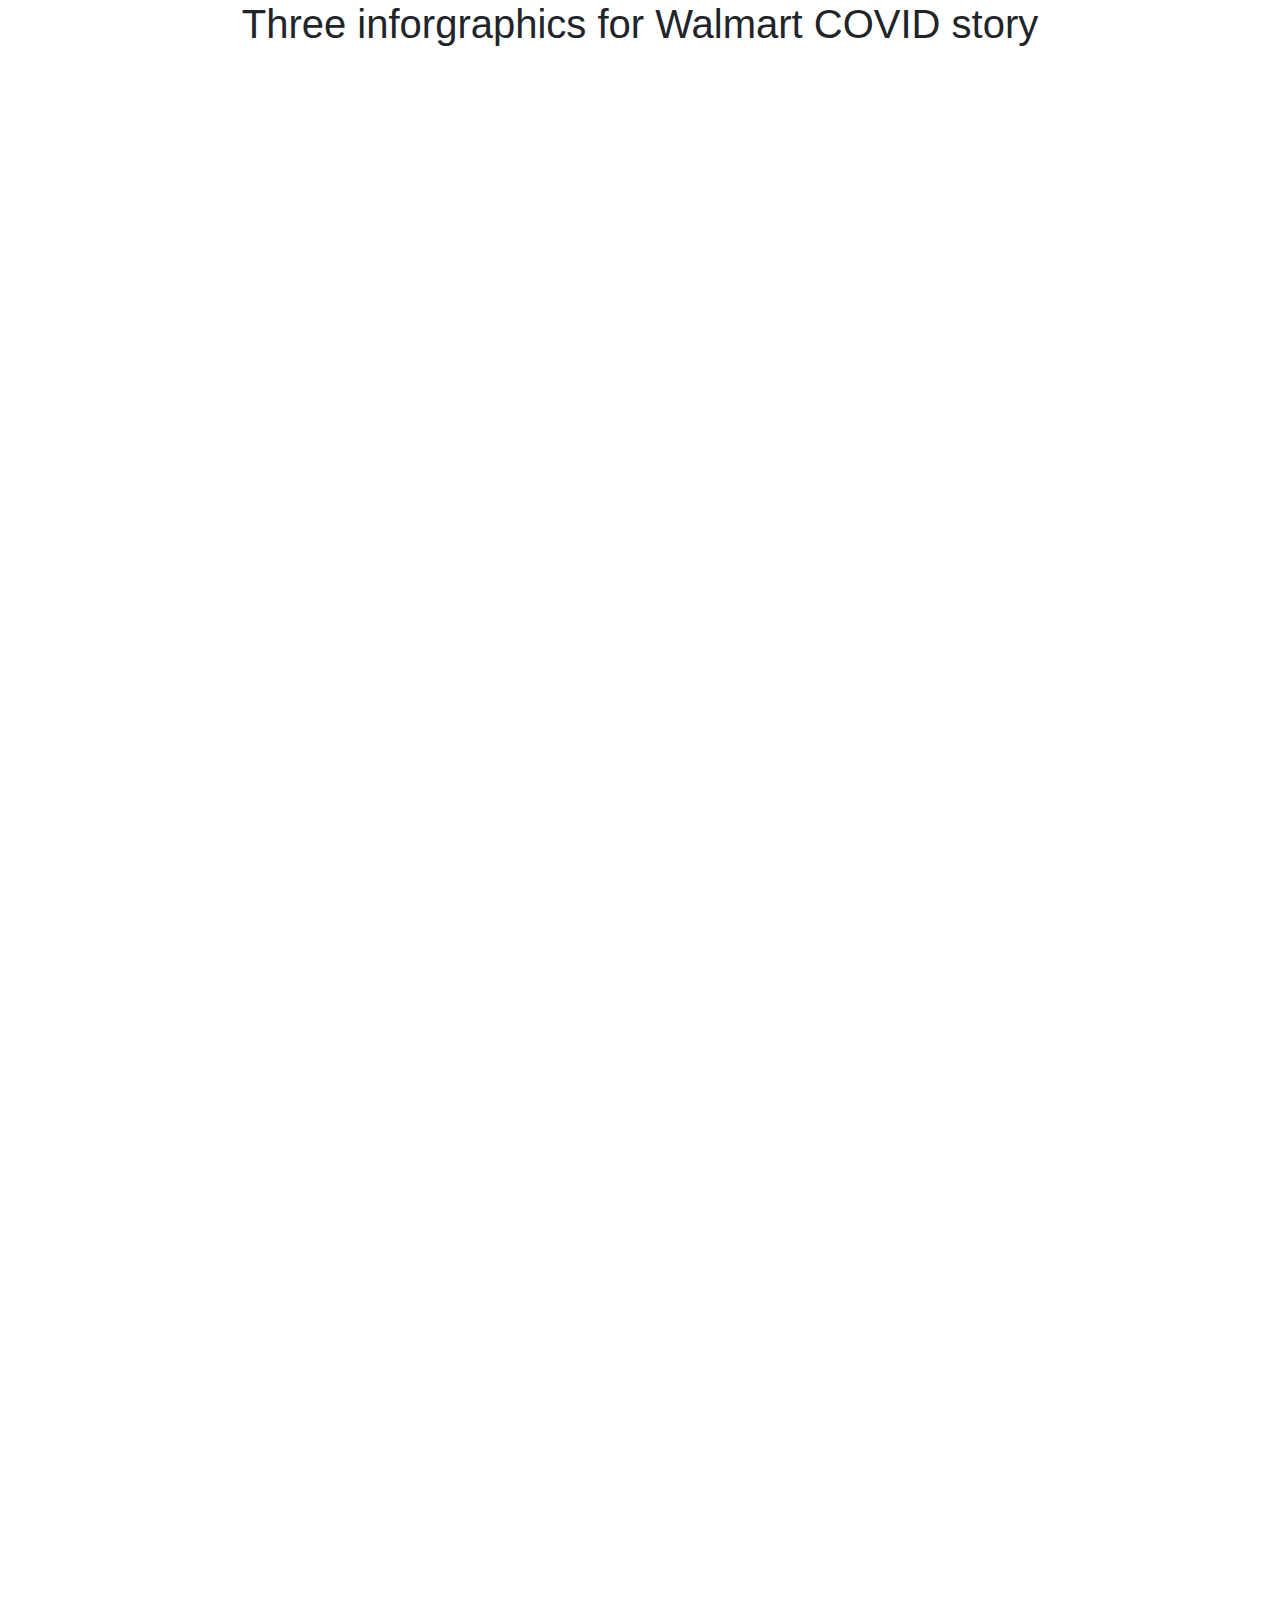
<file: data-viz-project/index.html>
<!DOCTYPE html>
<html lang="en">
<head>
  <meta charset="utf-8">
  <meta name="viewport" content="width=device-width, initial-scale=1, shrink-to-fit=no">

  <title>Data Visual for Walmart Story</title>
  <meta name="description" content="">
  <meta name="author" content="Aaron Ye">

  <!-- Bootstrap CSS -->
<link rel="stylesheet" href="https://stackpath.bootstrapcdn.com/bootstrap/4.4.1/css/bootstrap.min.css" integrity="sha384-Vkoo8x4CGsO3+Hhxv8T/Q5PaXtkKtu6ug5TOeNV6gBiFeWPGFN9MuhOf23Q9Ifjh" crossorigin="anonymous">

<!-- My Local Style Sheet -->
<link rel="stylesheet" type="text/css" href="style.css">

<body>
  <h1> Three inforgraphics for Walmart COVID story </h1>

  <div class="col-mid container">

    <iframe class="graph" title="Daily Number of COVID-19 Cases linked to Walmart stores nationwide " aria-label="Interactive line chart" id="datawrapper-chart-mh6rj" src="https://datawrapper.dwcdn.net/mh6rj/1/" scrolling="no" frameborder="0" style="border: none;" width="867" height="516"></iframe>

    <iframe title="The Source of COVID-19 Information" aria-label="chart" id="datawrapper-chart-qWsBi" src="https://datawrapper.dwcdn.net/qWsBi/1/" scrolling="no" frameborder="0" style="border: none;" width="757" height="556"></iframe>

    <iframe class="graph" title="Number of COVID-19 Cases Linked to Walmart Stores in the U.S." aria-label="Map" id="datawrapper-chart-tdIw6" src="https://datawrapper.dwcdn.net/tdIw6/2/" scrolling="no" frameborder="0" style="border: none;" width="900" height="679"></iframe>


    <iframe class="graph" title="Number of Walmart stores in the United States as of 2021, by state" aria-label="Map" id="datawrapper-chart-1jYj6" src="https://datawrapper.dwcdn.net/1jYj6/1/" scrolling="no" frameborder="0" style="border: none;" width="600" height="509"></iframe>

  </div>




</body>
</html>
</file>
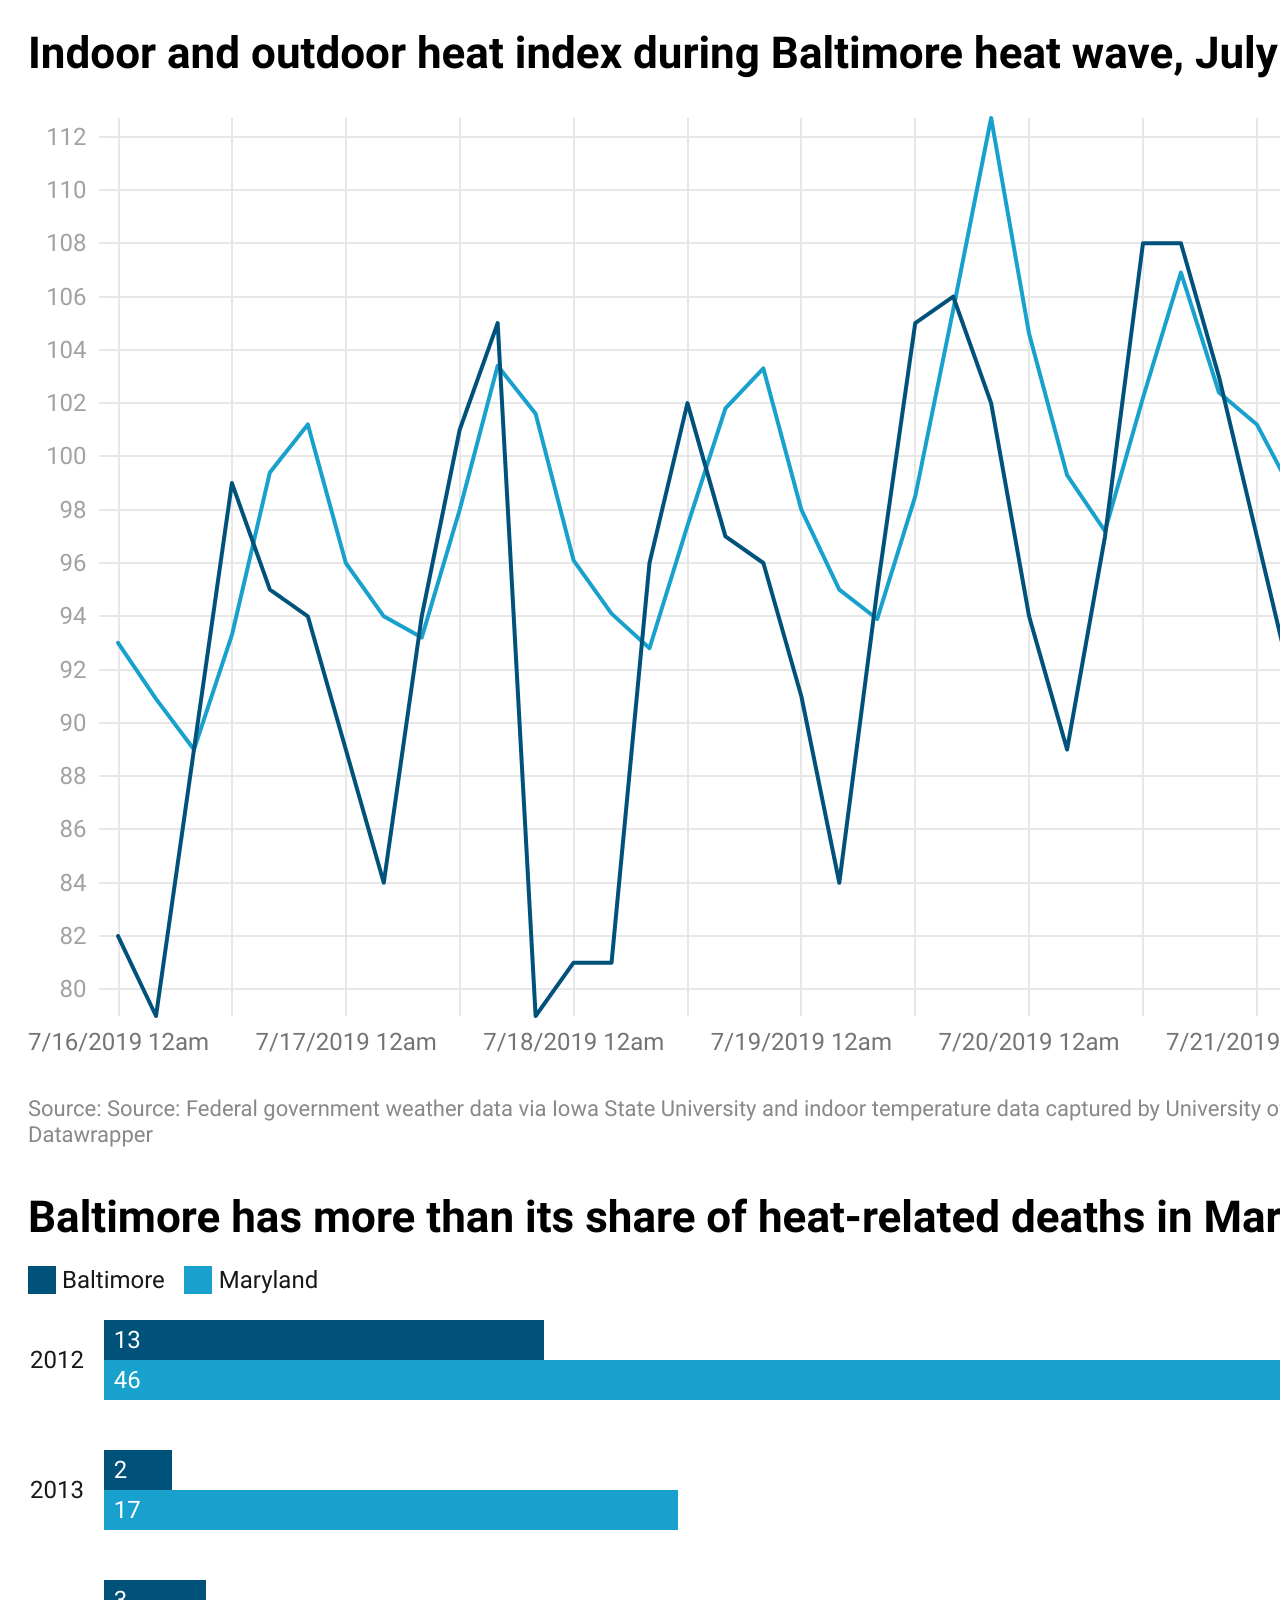
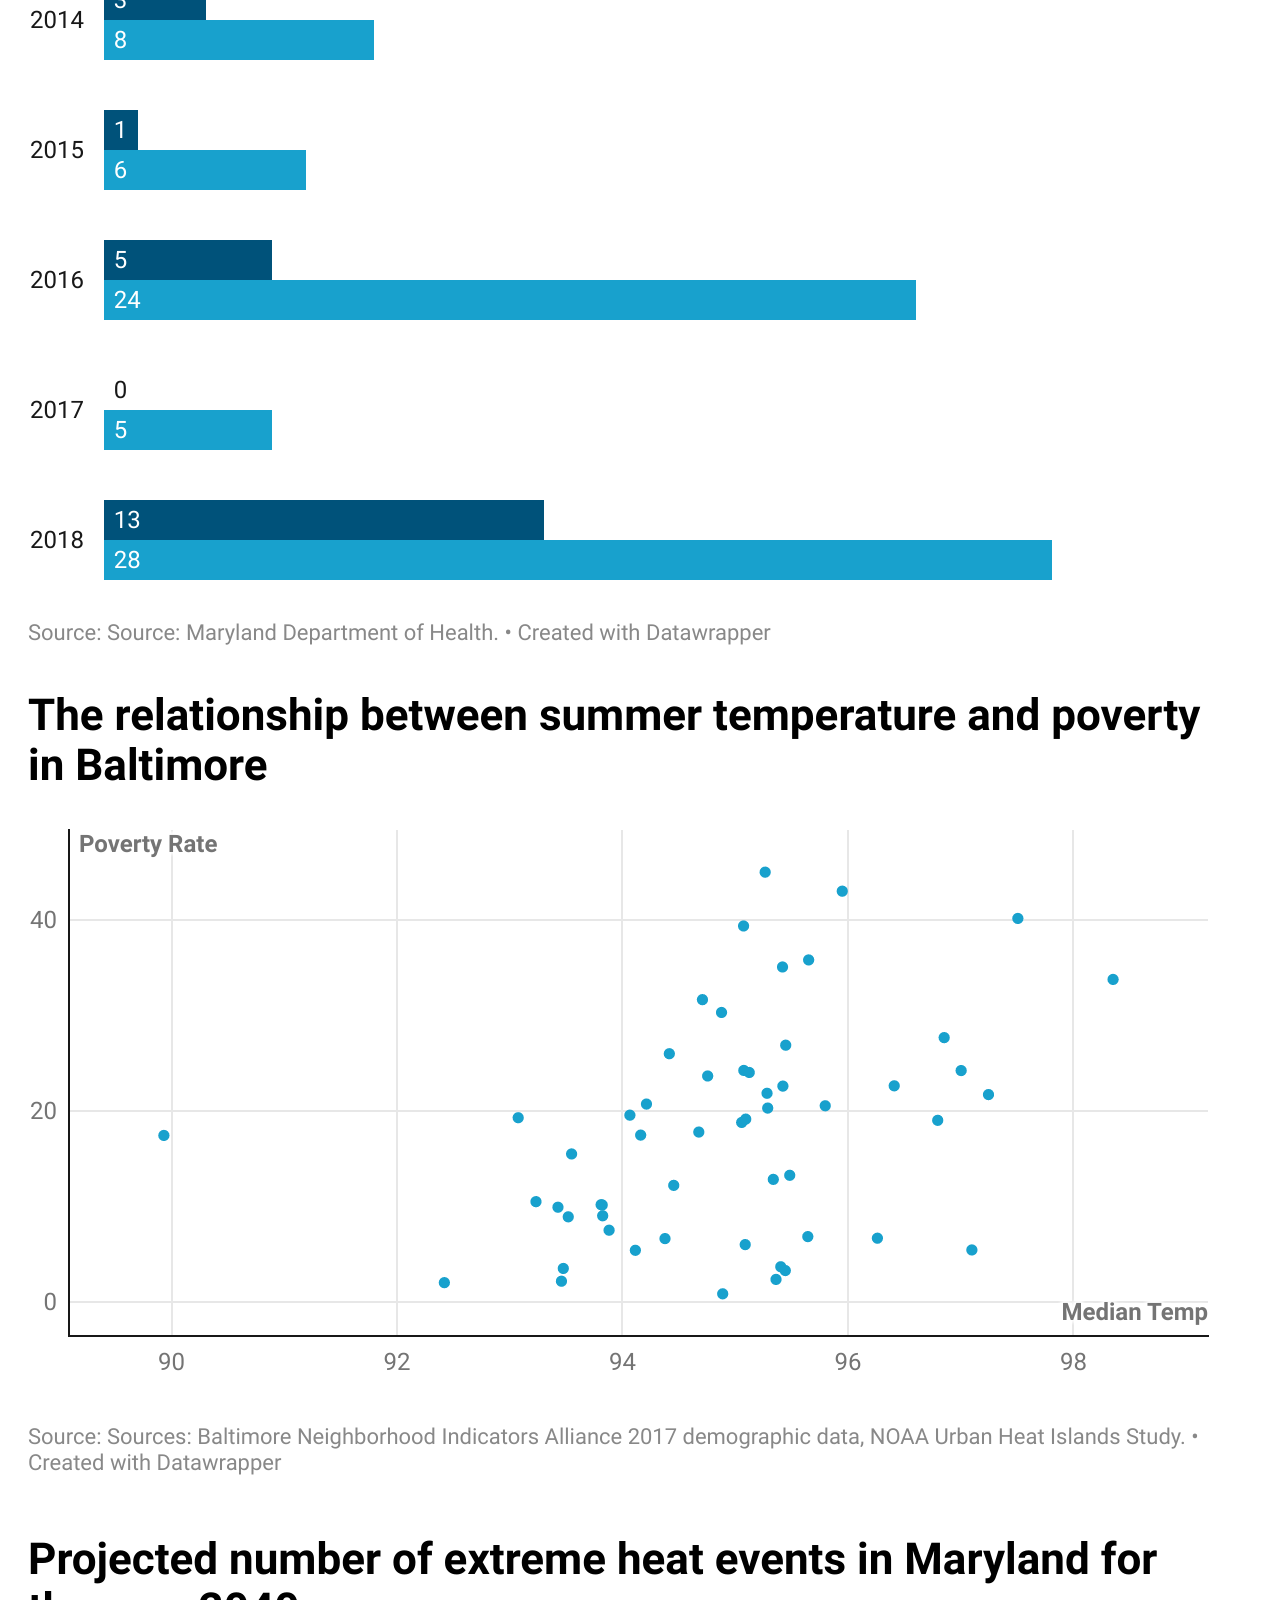
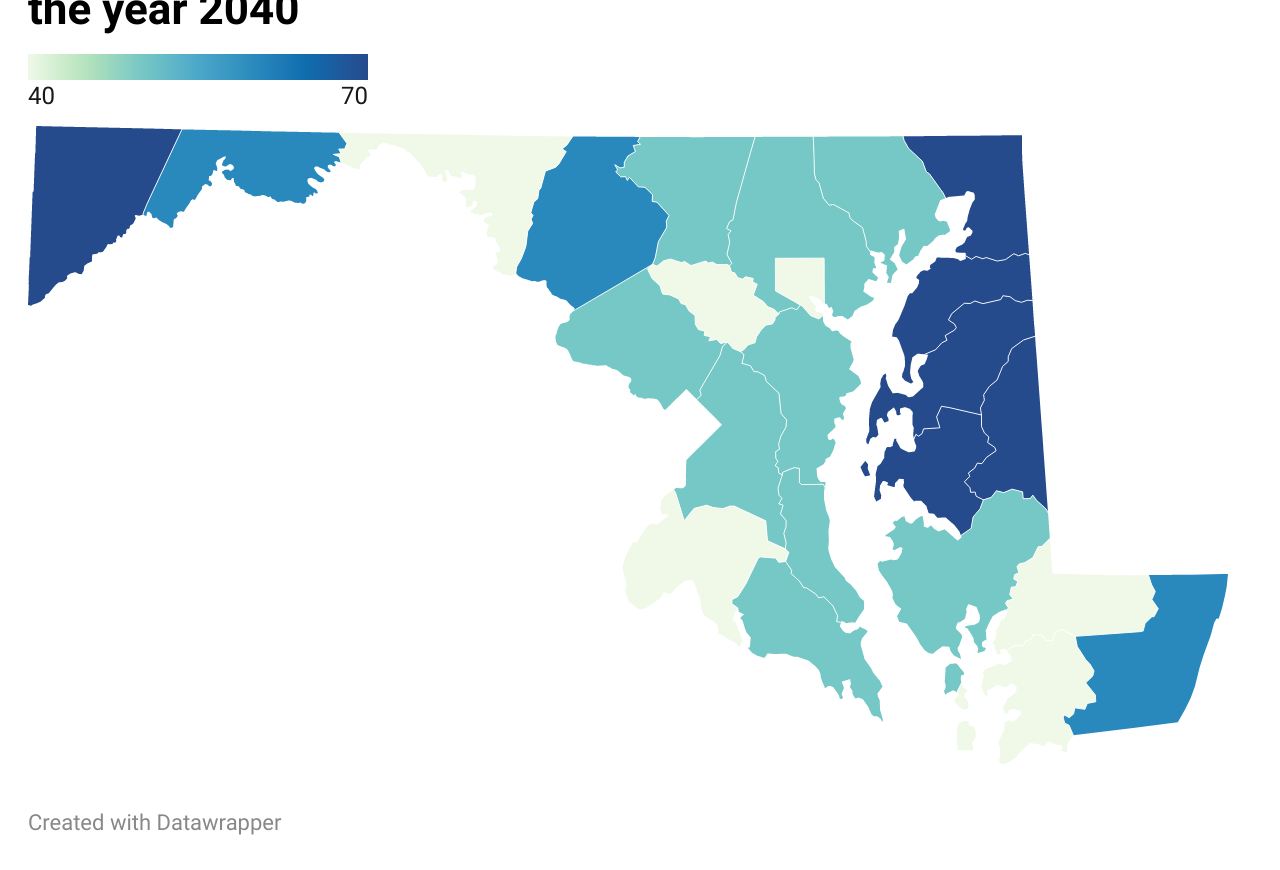
<file: data-viz/index.html>
<!DOCTYPE html>
<html>
<body>

<img src="Line-chart.png" alt="line chart">
<img src="bar-chart.png" alt="bar chart">
<img src="scatter-plot.png" alt="scatter-plot">
<img src="map.png" alt="map">
</body>
</html>
</file>
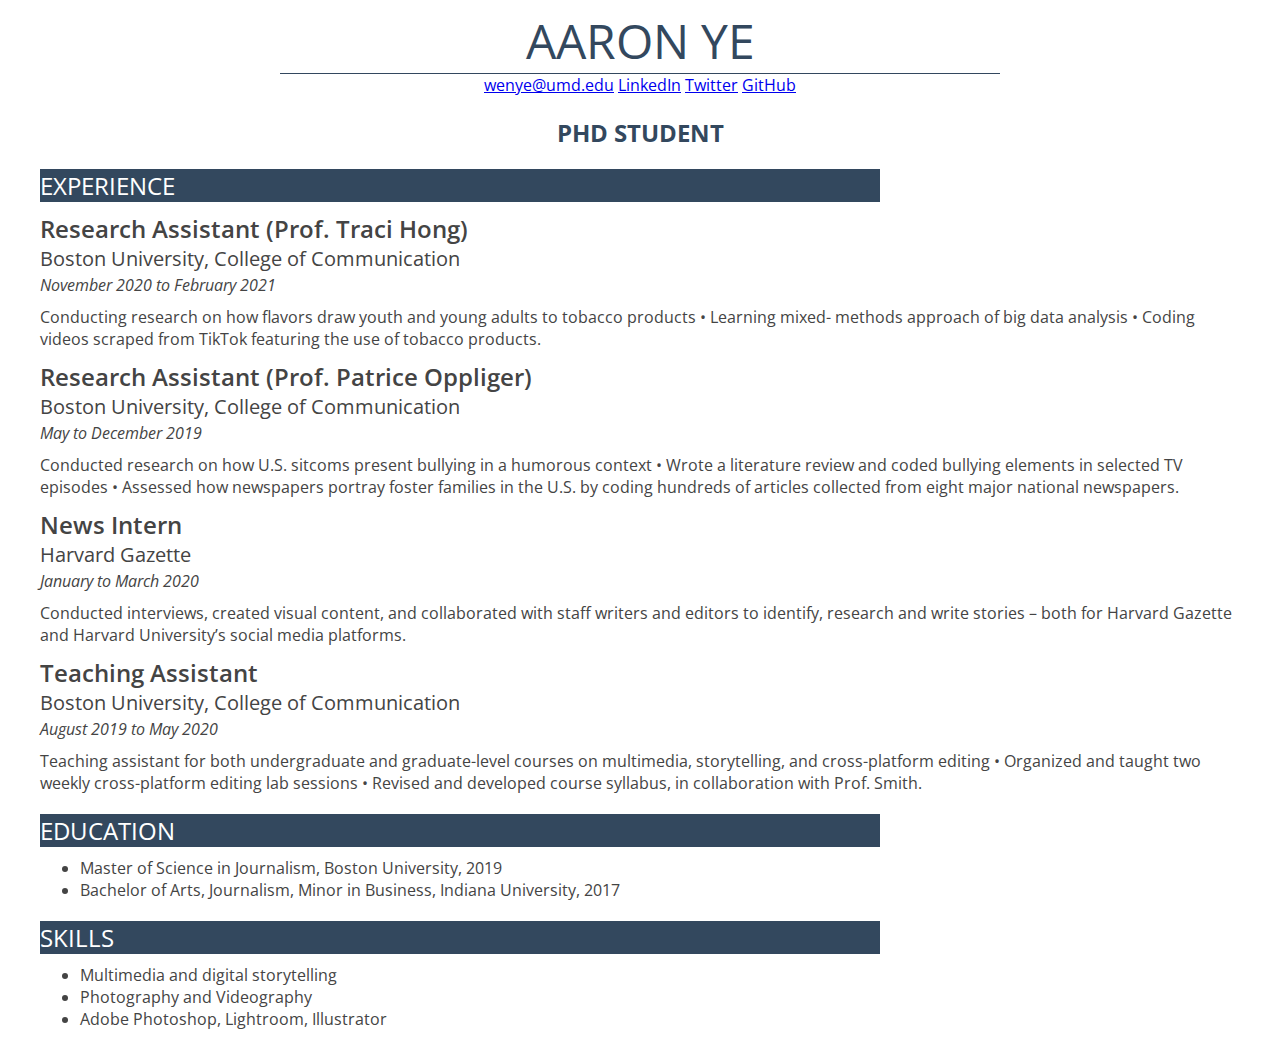
<file: resume-workshop/index.html>
<!DOCTYPE html>
<html lang="en">
<head>

  <title>Aaron Ye Resume</title>
  <link rel="preconnect" href="https://fonts.gstatic.com">
  <link href="https://fonts.googleapis.com/css2?family=Open+Sans:ital,wght@0,300;0,400;0,600;0,700;0,800;1,300;1,400;1,600;1,700;1,800&display=swap" rel="stylesheet">
  <link href="css/style.css" type="text/css" rel="stylesheet"/>
</head>

<body>
  <div id="container">
  <!-- the actual content starts here -->
  <div id="name">Aaron Ye</div>
  <!--<img src="ye.jpeg" width="300px">-->
  <ul class="menu">
    <li><a href="mailto:wenye@umd.edu">wenye@umd.edu</a></li>
    <li><a href="https://www.linkedin.com/in/yewenyou/">LinkedIn</a></li>
    <li><a href="https://twitter.com/AaronYe20">Twitter</a></li>
    <li><a href="https://github.com/aaron-america">GitHub</a></li>
  </ul>

  <div id="title">PhD Student</div>


  <div class="sectionheader">Experience</div>

  <!-- Jobs start here -->
  <!-- 1-->
  <div class="jobtitle">Research Assistant (Prof. Traci Hong)</div>
  <div class="organization">Boston University, College of Communication</div>
  <div class="date">November 2020 to February 2021</div>
  <p class="description">Conducting research on how flavors draw youth and young adults to tobacco products • Learning mixed- methods approach of big data analysis • Coding videos scraped from TikTok featuring the use of tobacco products.</p>

  <!-- 1-->
  <div class="jobtitle">Research Assistant (Prof. Patrice Oppliger)</div>
  <div class="organization">Boston University, College of Communication</div>
  <div class="date">May to December 2019</div>
  <p class="description">Conducted research on how U.S. sitcoms present bullying in a humorous context • Wrote a literature review and coded bullying elements in selected TV episodes • Assessed how newspapers portray foster families in the U.S. by coding hundreds of articles collected from eight major national newspapers.</p>

  <!-- 3 -->
  <div class="jobtitle">News Intern</div>
  <div class="organization">Harvard Gazette</div>
  <div class="date">January to March 2020</div>
  <p class="description">Conducted interviews, created visual content, and collaborated with staff writers and editors to identify, research and write stories – both for Harvard Gazette and Harvard University’s social media platforms. </p>

  <!-- 3 -->
  <div class="jobtitle">Teaching Assistant</div>
  <div class="organization">Boston University, College of Communication</div>
  <div class="date">August 2019 to May 2020</div>
  <p class="description">Teaching assistant for both undergraduate and graduate-level courses on multimedia, storytelling, and cross-platform editing • Organized and taught two weekly cross-platform editing lab sessions • Revised and developed course syllabus, in collaboration with Prof. Smith.</p>

  <!-- Education starts here -->
  <div class="sectionheader">Education</div>
  <ul id="degrees">
    <li>Master of Science in Journalism, Boston University, 2019</li>
    <li>Bachelor of Arts, Journalism, Minor in Business, Indiana University, 2017</li>
  </ul>

  <!-- Skills start here -->
  <div class="sectionheader">Skills</div>
  <ul id="do">
    <li>Multimedia and digital storytelling</li>

    <li>Photography and Videography</li>

    <li>Adobe Photoshop, Lightroom, Illustrator</li>
  </ul>

<!-- The End -->
</div>
</body>
</html>
</file>
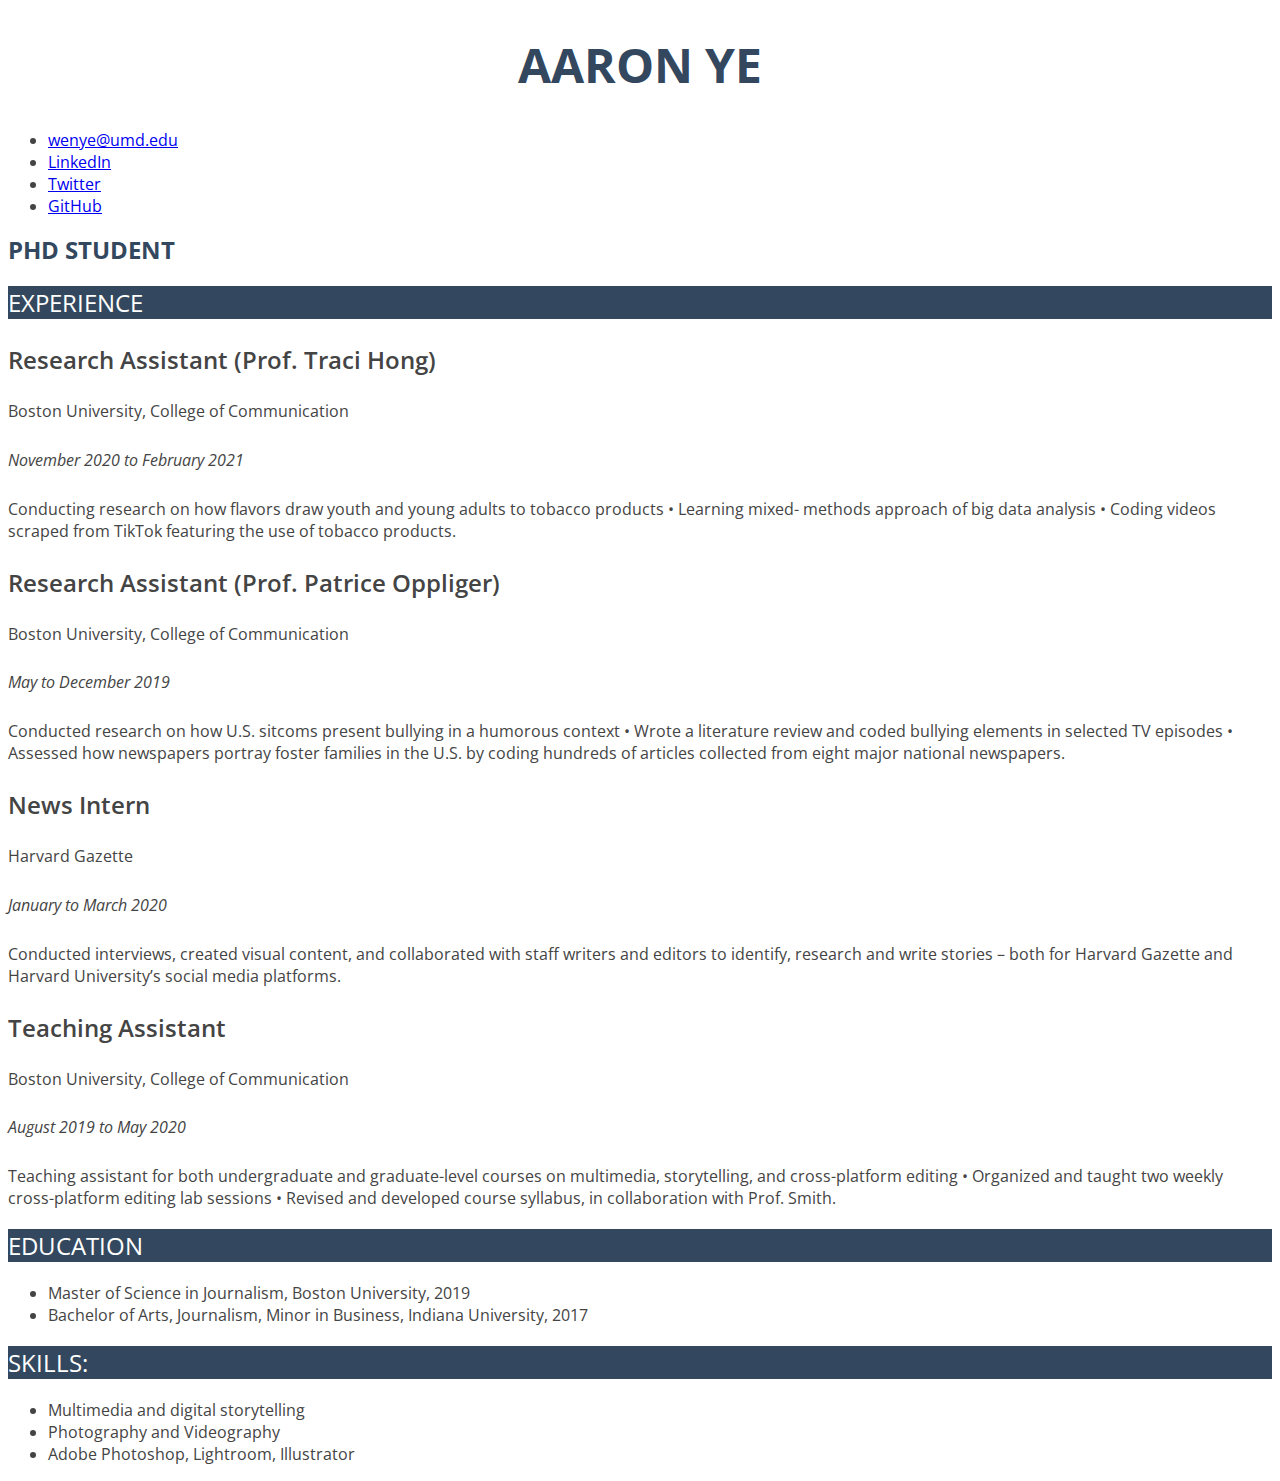
<file: resume/index.html>
<!DOCTYPE html>
<html lang="en">
<head>

  <title>Aaron Ye Resume</title>
  <link rel="preconnect" href="https://fonts.gstatic.com">
  <link href="https://fonts.googleapis.com/css2?family=Open+Sans:ital,wght@0,300;0,400;0,600;0,700;0,800;1,300;1,400;1,600;1,700;1,800&display=swap" rel="stylesheet">
  <link href="css/style.css" type="text/css" rel="stylesheet"/>
</head>

<body>
  <!-- the actual content starts here -->
  <h1>Aaron Ye</h1>
  <!--<img src="ye.jpeg" width="300px">-->
  <ul>
    <li><a href="mailto:wenye@umd.edu">wenye@umd.edu</a></li>
    <li><a href="https://www.linkedin.com/in/yewenyou/">LinkedIn</a></li>
    <li><a href="https://twitter.com/AaronYe20">Twitter</a></li>
    <li><a href="https://github.com/aaron-america">GitHub</a></li>
  </ul>

  <strong>PhD Student</strong>


  <h2>Experience</h2>

  <!-- Jobs start here -->
  <!-- 1-->
  <h3>Research Assistant (Prof. Traci Hong)</h3>
  <h4>Boston University, College of Communication</h4>
  <h5>November 2020 to February 2021</h5>
  <p>Conducting research on how flavors draw youth and young adults to tobacco products • Learning mixed- methods approach of big data analysis • Coding videos scraped from TikTok featuring the use of tobacco products.</p>

  <!-- 1-->
  <h3>Research Assistant (Prof. Patrice Oppliger)</h3>
  <h4>Boston University, College of Communication</h4>
  <h5>May to December 2019</h5>
  <p>Conducted research on how U.S. sitcoms present bullying in a humorous context • Wrote a literature review and coded bullying elements in selected TV episodes • Assessed how newspapers portray foster families in the U.S. by coding hundreds of articles collected from eight major national newspapers.</p>

  <!-- 3 -->
  <h3>News Intern</h3></h3>
  <h4>Harvard Gazette</h4>
  <h5>January to March 2020</h5>
  <p>Conducted interviews, created visual content, and collaborated with staff writers and editors to identify, research and write stories – both for Harvard Gazette and Harvard University’s social media platforms. </p>

  <!-- 3 -->
  <h3>Teaching Assistant</h3>
  <h4>Boston University, College of Communication</h4>
  <h5>August 2019 to May 2020</h5>
  <p>Teaching assistant for both undergraduate and graduate-level courses on multimedia, storytelling, and cross-platform editing • Organized and taught two weekly cross-platform editing lab sessions • Revised and developed course syllabus, in collaboration with Prof. Smith.</p>

  <!-- Education starts here -->
  <h2>Education</h2>
  <ul>
    <li>Master of Science in Journalism, Boston University, 2019</li>
    <li>Bachelor of Arts, Journalism, Minor in Business, Indiana University, 2017</li>
  </ul>

  <!-- Skills start here -->
  <h2>Skills:</h2>
  <ul>
    <li>Multimedia and digital storytelling</li>

    <li>Photography and Videography</li>

    <li>Adobe Photoshop, Lightroom, Illustrator</li>
  </ul>

<!-- The End -->
</body>
</html>
</file>
<file: Aaron-Ye-Resume/css/style.css>
/* styles for my resume*/
/*Hero Section*/
header{
  position: absolute;
  z-index: 10;
  width: 100%
}
.navbar{
  padding: 10px 0;
  margin-left: 30px;
  margin-right: 30px;
}
.navbar-brand{
  font-weight: 800;
  text-transform: uppercase;
  font-size: 2em;
  color: #262626;
}
.nav-item{
  font-weight: 800;
  text-transform: uppercase;
}
.navbar-light .navbar-nav .nav-item .nav-link:hover,
.navbar-light .navbar-nav .nav-item.active .nav-link{
  background: #262626;
  color: #fff;
}
.navbar-light .navbar-nav .nav-item .nav-link{
  color: #262626;
  padding: 12px;
}

.banner{
  position: relative;
  background-image:url('../bg.jpeg');
  background-color: #cccccc;
  min-height: 100vh;
  background-size: cover;
  background-position: center;
  padding: 250px 0 200px;
}

.banner h2{
  margin: 0;
  padding: 0;
  text-align: center;
  font-size: 3em;
  color: white;
  font-weight: 1000;
  text-transform: uppercase;
}
.banner h3{
  margin: 0;
  padding: 0;
  text-align: center;
  font-size: 2em;
  color: white;
  font-weight: 1000;
}
/*END of Hero Section*/


/*About Me Section*/
.avatar{
  width: 20%;
  clip-path: circle();
  position: relative;
  top: 50%;
  left: 50%;
  transform: translate(-50%,70%);
  border: 5px solid white;
}

/*END of About Me Section*/

body{
  font-family: 'Open Sans', Arial,sans-serif; font-size: 1em; color: #444; font-weight: 400;}
/* styles for name*/
#name {font-size: 3em;
   color: #33485e;
   text-transform: uppercase;
   text-align: center;
   border-bottom: 1px solid #33485e;
   width: 60%;
   min-width: 330px;
   margin: 0 auto;
}
#title{
  text-transform: uppercase;
  font-size: 1.5em;
  color: #fad44f;
  font-weight: bold;
  text-align: center;
  margin-top: 20px;
  margin-bottom: 0px;
  margin-left: 0px;
  margin-right: 0px;
}
/* styles for section*/
.sectionheader { font-size: 1.5em;
  font-weight:400;
  text-transform: uppercase;
  background-color: white;
  color: #123f77;
  margin-top:20px;
  margin-bottom: 10px;
  margin-left: 0px;
  margin-right: 0px;
  width: 70%;
  min-width: 300px;
}
/* styles for job titles*/
.jobtitle{
  font-size: 1.5em;
  font-weight: 600;
  color: #fad44f;
}
/* styles for job org*/
.organization{weightfont-size: 1.5em;
  font-weight:400;
  font-size: 1.25em;
}
/* styles for job dates*/
.date{
  font-weight:400;
  font-size: 1em;
  font-style: italic;
  margin-top: 2px;
  margin-bottom: 0px;
  margin-left: 0px;
  margin-right: 0px;
}
/* styles for li elements*/
.menu li{
  list-style: none;
  margin: 10px 30px;
  display: inline-block;
  font-size: 20px;
  padding: 20px 20px;
  color: #fff;
  border: 1px solid #fff;
  border-radius: 50%;
  transition: .5s;
}

#container{
  width: 100%;
  max-width: 1200px;
  padding-top: 150px;
  margin: 0 auto;
}
.description{
  margin-top: 10px;
  margin-bottom: 10px;
  margin-left: 0px;
  margin-right: 0px;
}
.menu{
  margin: 0px;
  padding: 0px;
  text-align: center;
}

#degrees{
  margin-top: 5px;
  margin-left: 0px;
  margin-bottom: 0px;
  margin-right: 0px;
}

.skill{
  width: 50%;
  margin: 0;
}
@keyframes load{
  from {
    width: 0%
  }
}
@-webkit-keyframes load{
  from {
    width: 0%
  }
}
@-moz-keyframes load{
  from {
    width: 0%
  }
}
@-o-keyframes load{
  from {
    width: 0%
  }
}

.bar{
  background-color: #123f77;
  padding: 2px;
  border-radius: 15px;
  margin-bottom: 5px;
  font-size: 14px;
  color: white;
  font-weight: bold;
  text-shadow: 1px 1px 1px rgba(0,0,0,0.5);
}
.bar::before{
  content:  attr(data-skill);
  background-color: #fad44f;
  display: inline-block;
  padding: 5px 0 5px 10px;
  border-radius: inherit;
  animation: load 9s 0s;
  -webkit-animation: load 10s 0s;
  -moz-animation: load 10s 0s;
  -o-animation: load 10s 0s;
}

.bar.front::before{
  background-color: #fad44f;
}
.bar.back::before{
  background-color: #fad44f;
}

.bar.learning::before{
  width: calc(20% - 10px);
}
.bar.basic::before{
  width: calc(40% - 10px);
}
.bar.intermediate::before{
  width: calc(60% - 10px);
}
.bar.advanced::before{
  width: calc(80% - 10px);
}
.bar.expert::before{
  width: calc(100% - 10px);
}
</file>
<file: climate-crisis-story/style.css>
header{
  position: absolute;
  z-index: 10;
  width: 100%
}
.navbar{
  padding: 10px 0;
  margin-left: 30px;
  margin-right: 30px;
}
.navbar-brand{
  font-weight: 800;
  color:#de361e;
  text-transform: uppercase;
  font-size: 2.5em;
}

.banner{
  position: relative;
  background-image:url('solomon-simmons.jpeg');
  background-color: #cccccc;
  min-height: 100vh;
  background-size: cover;
  background-position: center;
  padding: 250px 0 200px;
  figcaption:""
}

.caption {
    width: 100%;
    max-width: 900px;
    margin: 0 auto;
    margin-left: 0;
    padding-bottom: 0px;
    font-family: 'Montserrat', sans-serif;
    color: #999;
    font-size: .85em;
}

.banner h2{
  margin: 0;
  padding: 0;
  text-align: center;
  font-size: 3em;
  color: white;
  font-weight: 1000;
  text-transform: uppercase;
}
.banner h3{
  margin: 0;
  padding: 0;
  text-align: center;
  font-size: 2em;
  color: white;
  font-weight: 1000;
}

#headline {
  font-size: 4em;
  font-weight: 800;
  font-family: 'Montserrat',sans-serif;
  text-align: center;
  padding-bottom: 40px;
}

#byline {
  font-size: 1em;
  font-family: 'Montserrat',sans-serif;
  text-transform: uppercase;
  text-align: center;
}

p{
  font-family: Georgia, serif;
  line-height: 100%;
  font-size: 1em;
  margin-top: 0px;
  line-height: 1em;
  padding-top: 5px;
}

figcaption{
  color: grey;
  font-style:italic;
}

#chapterheadline {
  font-size:2em;
  font-weight: 600;
  font-family: 'Montserrat',sans-serif;
  text-align: left;
  padding-top:2px;
  color: #e0882a ;
  padding-top: 20px;
  border-bottom: : 1px;
  border-style: solid;
  border-left: 0;
  border-top: 0;
  border-color: 0;
  border-right: 0;
}


/* PULL QUOTATION */
blockquote {
    font-size: 1.8em;
    line-height: 1.6em;
    padding: 20px 20px 20px 40px;
    border-left: none;
    position: relative;
    text-indent: -19px;
    color: #de361e;
}

section#block_content {
    min-height: 160px;
    padding-top: 30px;
    padding-bottom: 0;
    text-align: left
}

#block_content p{
  font-style: italic;
}

blockquote p {
    font-size: 1em;
}

blockquote:before,
blockquote:after {
    font-family: 'Montserrat', serif;
    font-size: 2.5em;
    vertical-align: middle;
    line-height: 0
}

blockquote:before {
    content: open-quote;
    margin-right: 4px
}

blockquote:after {
    content: close-quote;
    margin-left: 3px
}

blockquote.blockstyle,
blockquote.style2 {
    background: #fff;
    font-style: italic
}

blockquote.blockstyle p,
blockquote.style2 p {
    display: inline
}

blockquote.blockstyle {
    border-left: 3px solid #e0882a;
    position: relative
}

blockquote.blockstyle:before,
blockquote.blockstyle:after {
    color: #e0882a;
}

blockquote.blockstyle.border-color-blue {
    border-color: #01b7f2,
}

blockquote.blockstyle.border-color-yellow {
    border-color: #fdb714,
}


/* PULL QUOTATION END */



/* Text Box */

#text-box{
  border: 2px;
  border-style: dotted;
  border-top: 0;
  border-color: #e0882a;

}


.text-box-title{
  background-color: #e0882a;
  font-style: 'Montserrat';
  font-size: 1.2em;
  color: white;
  text-align: center;
}

.text-box-text b{
  color: #de361e;
}


/* Text Box END */

.column {
  float: left;
  width: 33.33%;
}

.row:after {
  content: "";
  display:table;
  clear: both;
  padding-top: 50px;
  padding-bottom: 50px;
}

iframe{
  padding-top: 20px;
  padding-bottom: 20px;
}


a:link {    /* unvisited link */
    color: #de361e;
    text-decoration: none;
    border-bottom: 0px;
}
a:visited {    /* visited link */
    color: #de361e;
}
a:hover {    /* mouse over link */
    color: orange;
    border-bottom: none;
}
a:active {    /* active link */
    color: orange;
}


.contributors{

}


#footer-content {
  padding-top: 15px;
  padding-bottom: 10px;
  text-align: center;
  color: white;
  background: black;
}
</file>
<file: data-viz-project/style.css>
.graph{
  padding-top: 40px;
  align-items: center;
}

h1{
  text-align: center;
}
</file>
<file: resume-workshop/css/style.css>
/* styles for my resume*/
/* styles for refault*/
body{
  font-family: 'Open Sans', Arial,sans-serif; font-size: 1em; color: #444; font-weight: 400;}
/* styles for name*/
#name {font-size: 3em;
   color: #33485e;
   text-transform: uppercase;
   text-align: center;
   border-bottom: 1px solid #33485e;
   width: 60%;
   min-width: 330px;
   margin: 0 auto;
}
#title{
  text-transform: uppercase;
  font-size: 1.5em;
  color: #33485e;
  font-weight: bold;
  text-align: center;
  margin-top: 20px;
  margin-bottom: 0px;
  margin-left: 0px;
  margin-right: 0px;
}
/* styles for section*/
.sectionheader { font-size: 1.5em;
  font-weight:400;
  text-transform: uppercase;
  background-color: #33485e;
  color: #ffffff;
  margin-top:20px;
  margin-bottom: 10px;
  margin-left: 0px;
  margin-right: 0px;
  width: 70%;
  min-width: 300px;
}
/* styles for job titles*/
.jobtitle{font-size: 1.5em; font-weight: 600;}
/* styles for job org*/
.organization{weightfont-size: 1.5em;
  font-weight:400;
  font-size: 1.25em;
}
/* styles for job dates*/
.date{
  font-weight:400;
  font-size: 1em;
  font-style: italic;
  margin-top: 2px;
  margin-bottom: 0px;
  margin-left: 0px;
  margin-right: 0px;
}
/* styles for li elements*/
.menu li{
  font-size: 1em;
  display: inline;
}

#container{
  width: 100%;
  max-width: 1200px;
  margin: 0 auto;
}
.description{
  margin-top: 10px;
  margin-bottom: 10px;
  margin-left: 0px;
  margin-right: 0px;
}
.menu{
  margin: 0px;
  padding: 0px;
  text-align: center;
}

#degrees{
  margin-top: 5px;
  margin-left: 0px;
  margin-bottom: 0px;
  margin-right: 0px;
}
#do{
  margin-top: 5px;
  margin-left: 0px;
  margin-bottom: 0px;
  margin-right: 0px;
}
</file>
<file: resume/css/style.css>
/* styles for my resume*/
/* styles for refault*/
body{
  font-family: 'Open Sans', Arial,sans-serif; font-size: 1em; color: #444; font-weight: 400;}
/* styles for name*/
h1 {font-size: 3em; color: #33485e;text-transform: uppercase; text-align: center;}
strong{text-transform: uppercase;font-size: 1.5em; color: #33485e}
/* styles for section*/
h2 { font-size: 1.5em; font-weight:400; text-transform: uppercase;background-color: #33485e; color: #ffffff}
/* styles for job titles*/
h3{font-size: 1.5em; font-weight: 600;}
/* styles for job org*/
h4{weightfont-size: 1.5em; font-weight:400;}
/* styles for job dates*/
h5{font-weight:400; font-size: 1em; font-style: italic;}
/* styles for li elements*/
li{font-size: 1em}
</file>
